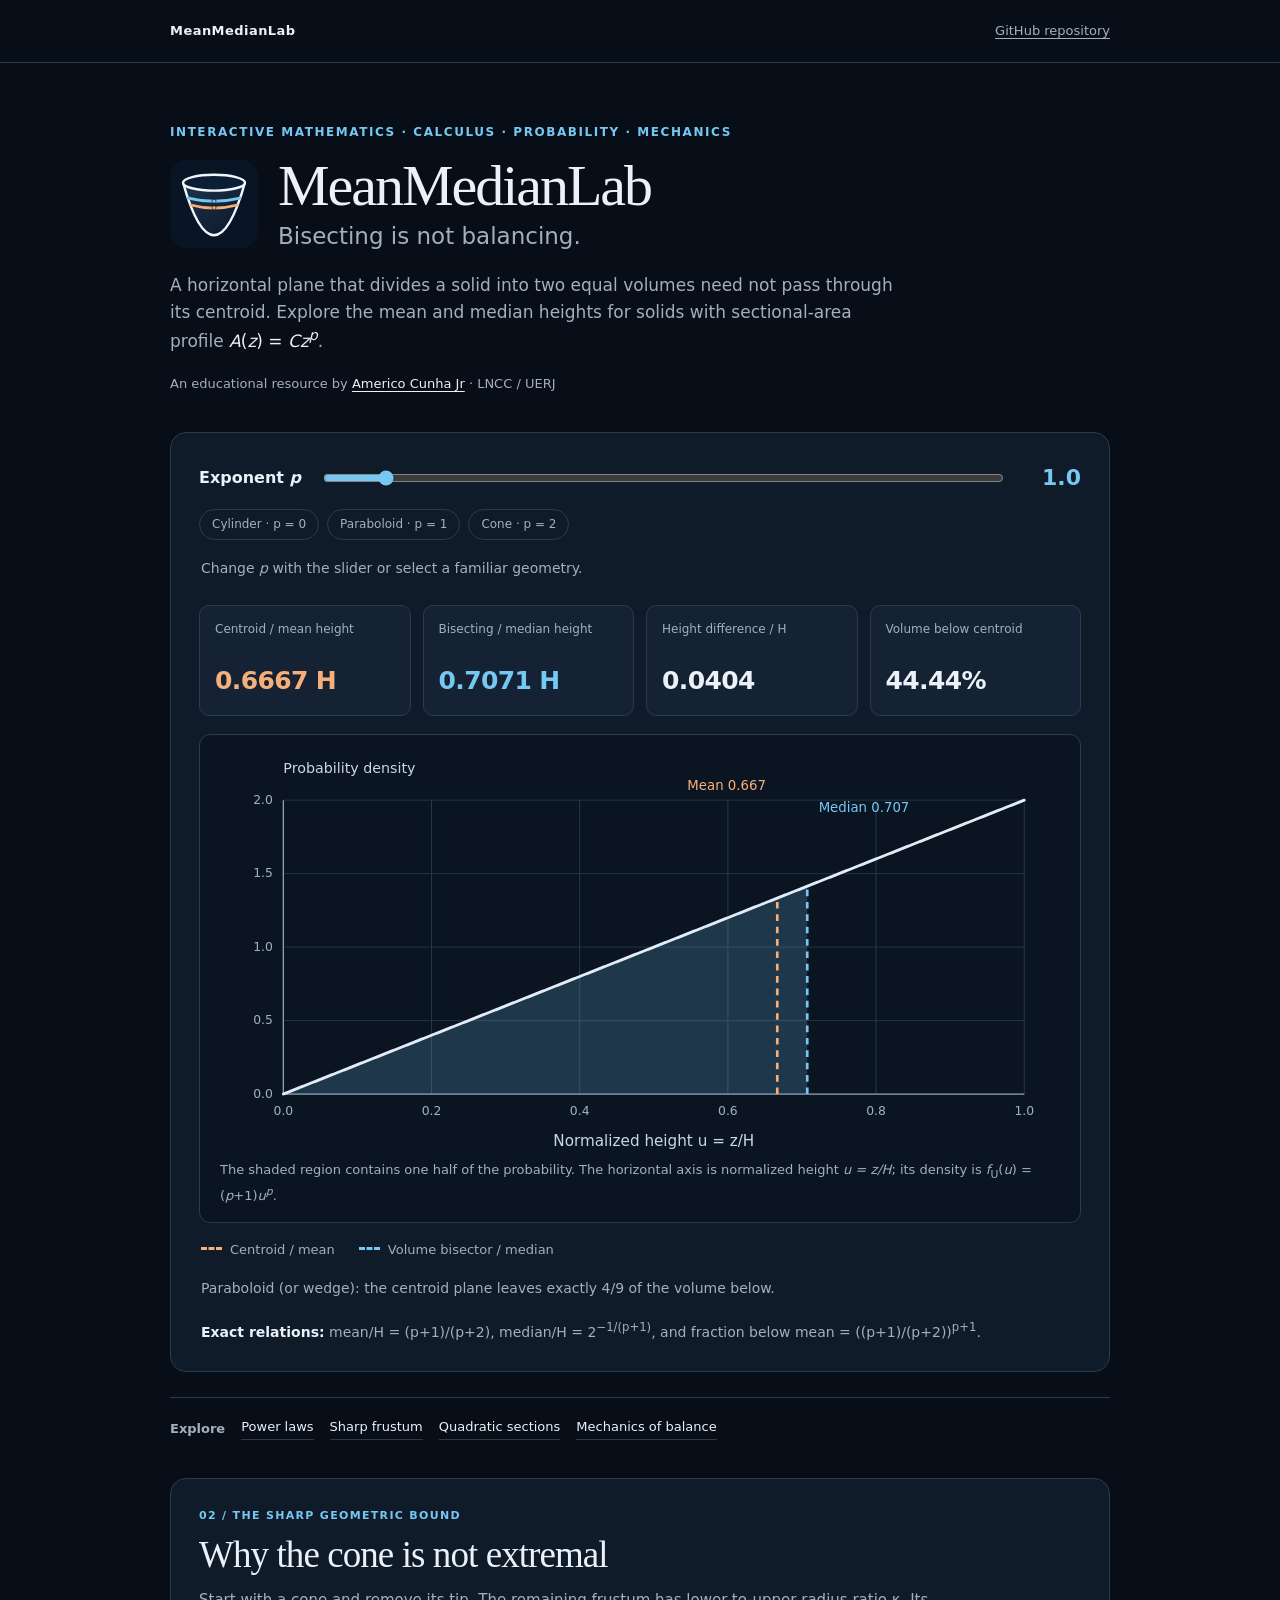
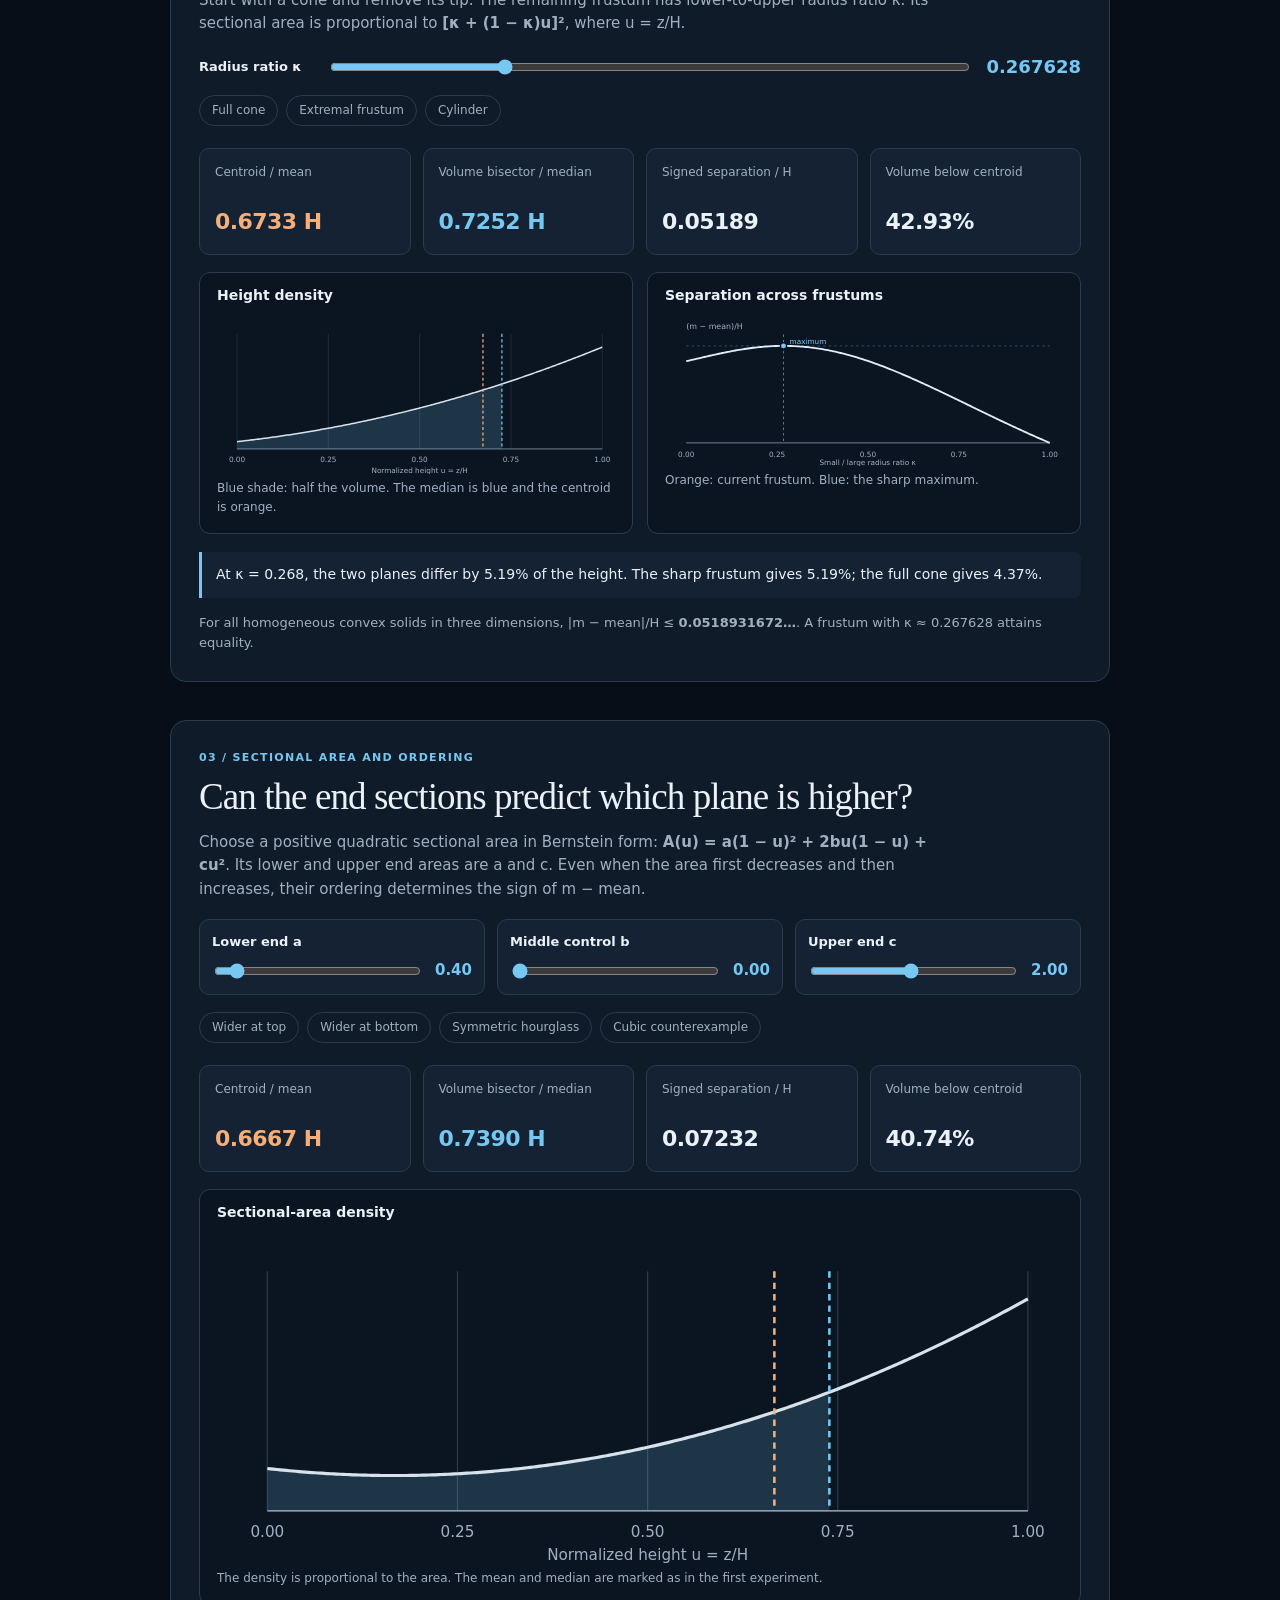
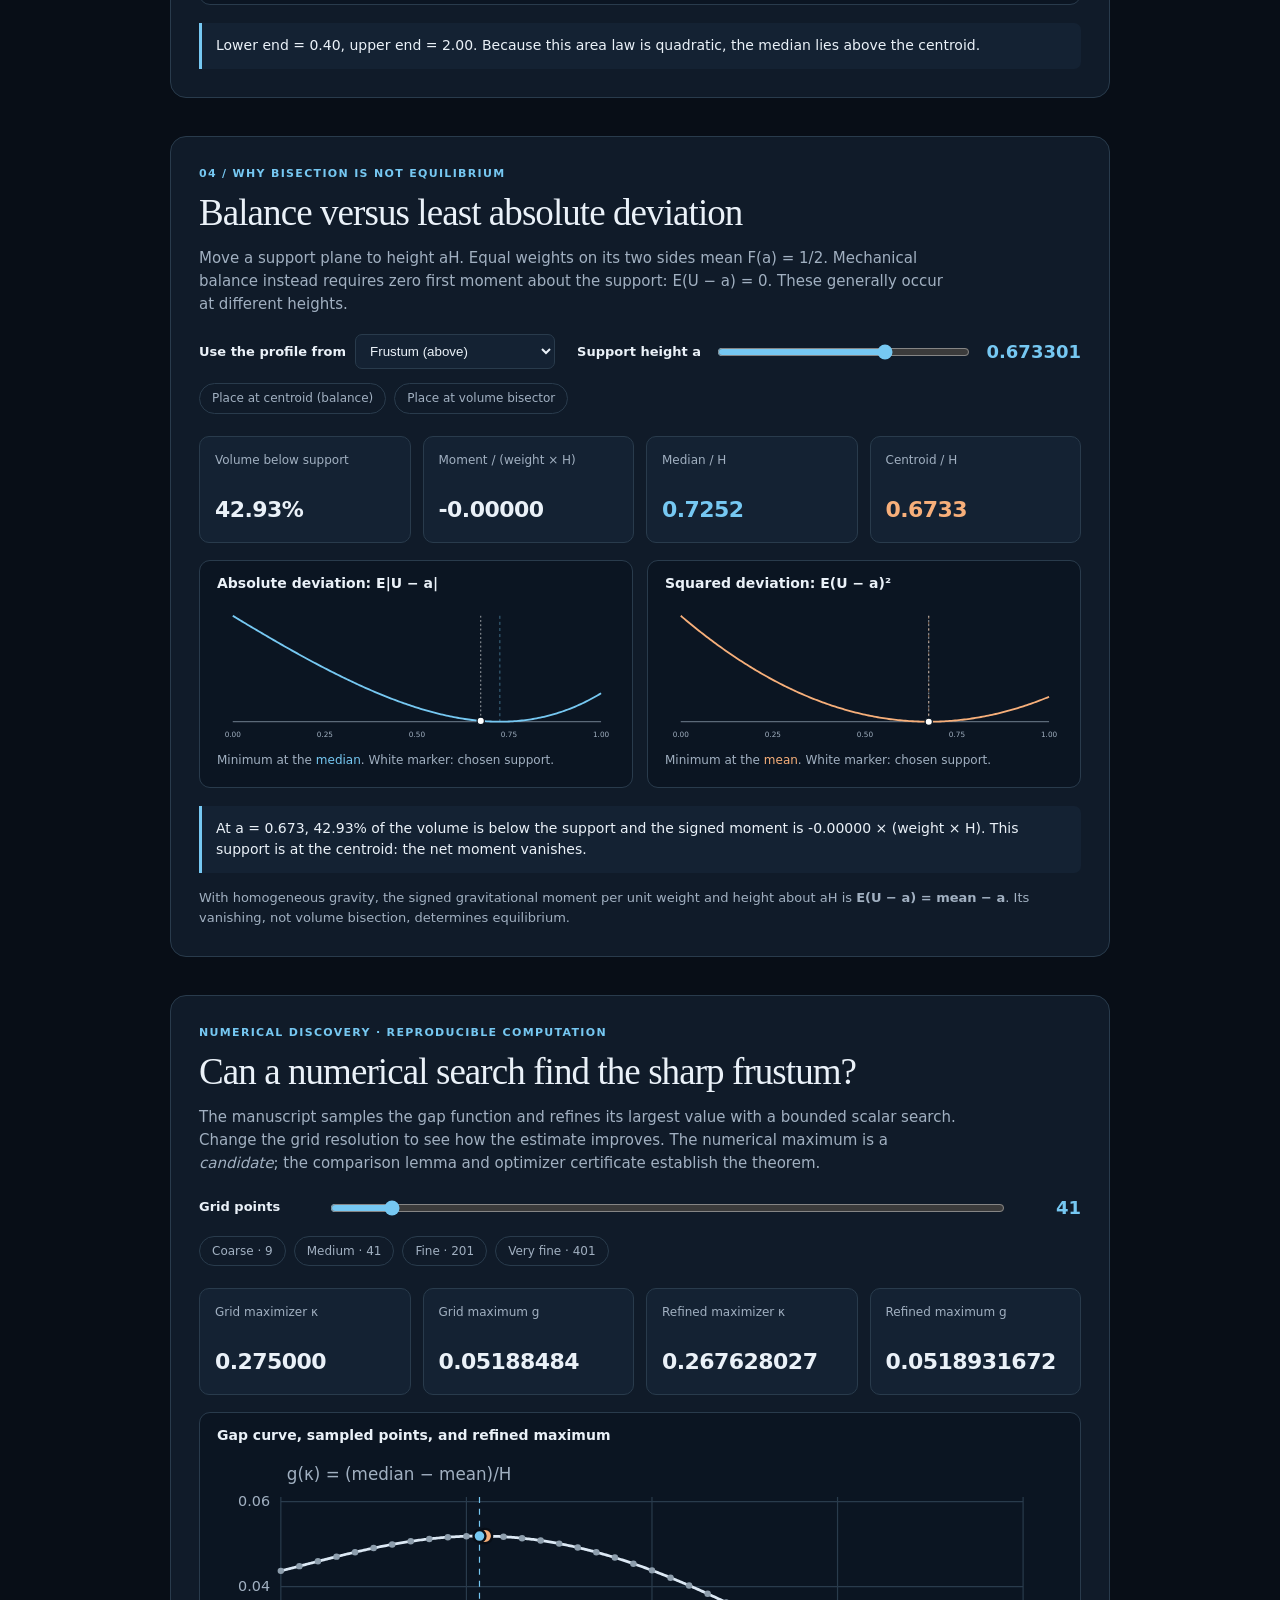
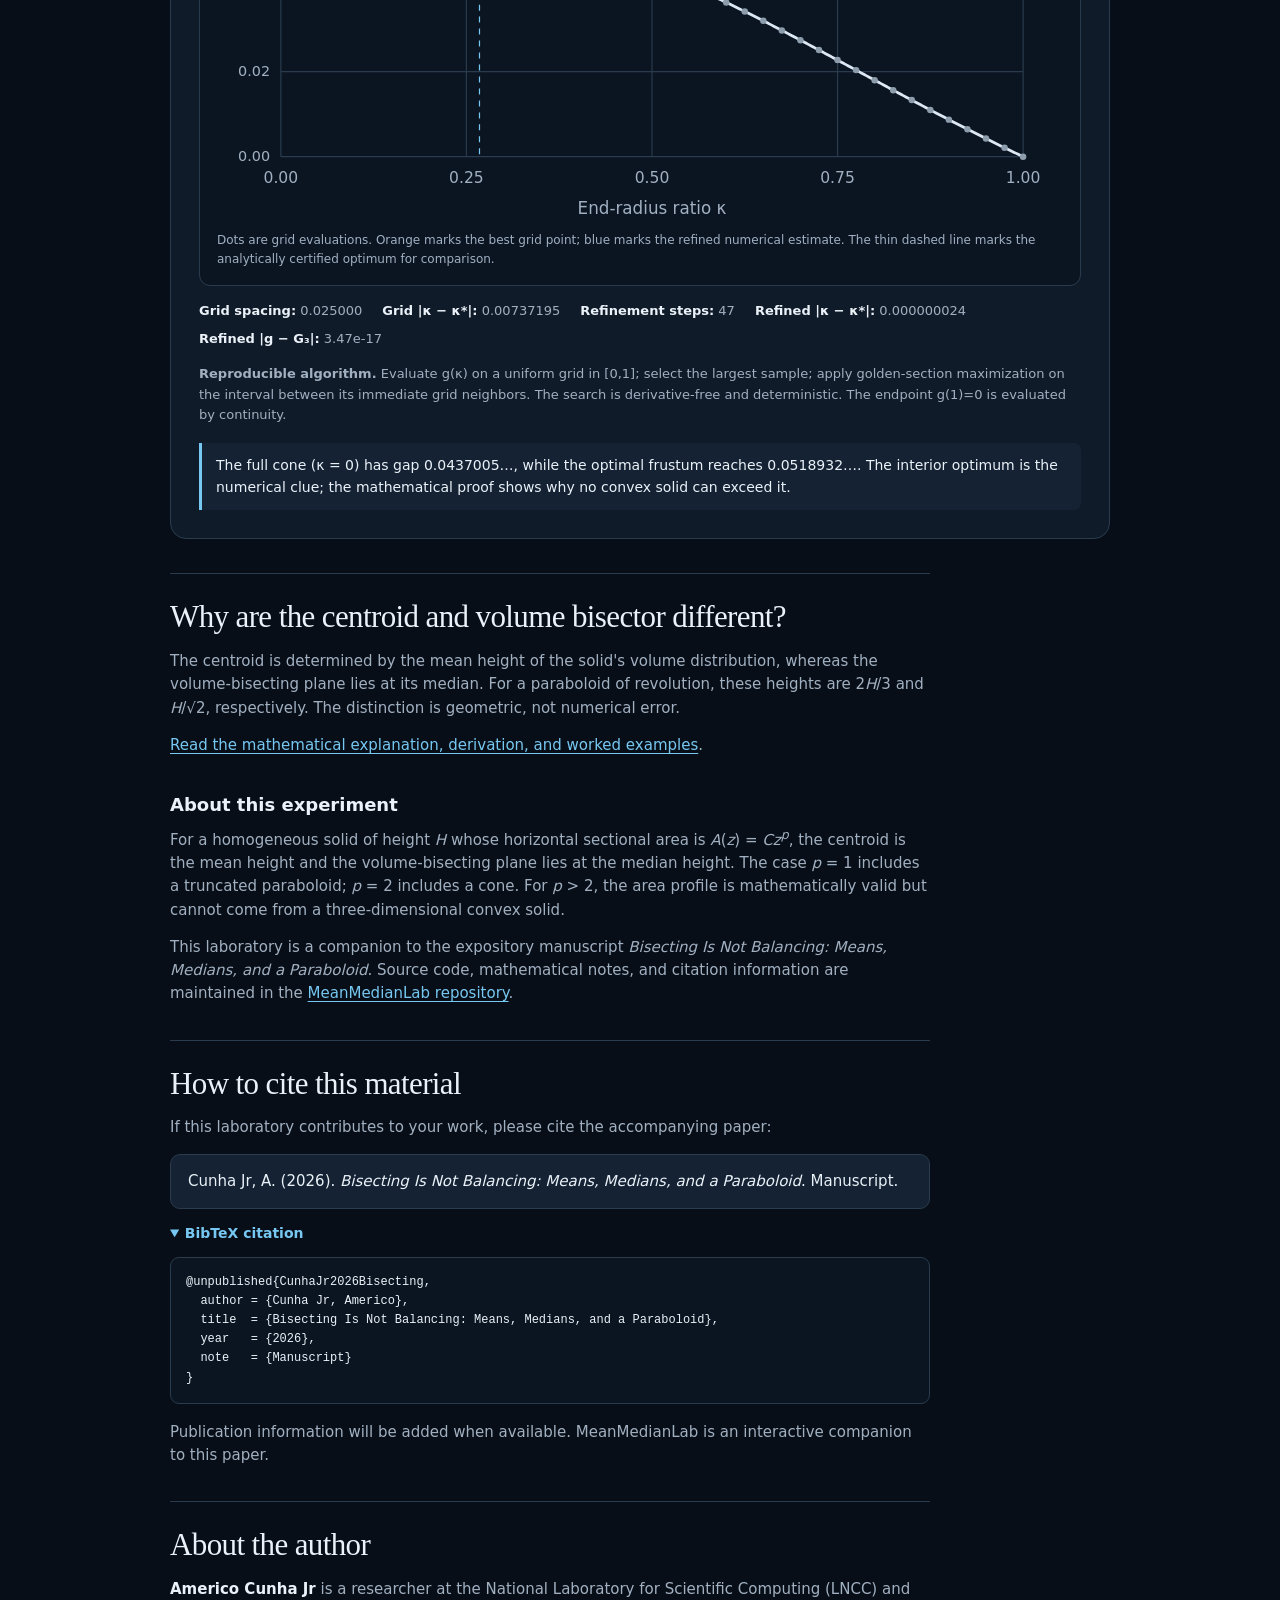
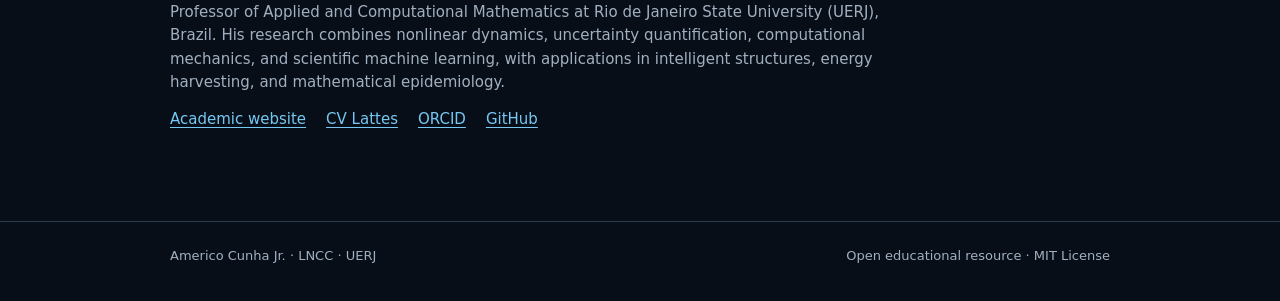
<file: index.html>
<!doctype html>
<html lang="en">
<head>
  <meta charset="utf-8">
  <meta name="viewport" content="width=device-width, initial-scale=1">
  <meta name="theme-color" content="#080e17">
  <meta name="description" content="Explore why the centroid and volume-bisecting plane differ, with interactive mathematical experiments on paraboloids, cones, frustums and sectional areas.">
  <meta name="robots" content="index, follow">
  <link rel="canonical" href="https://americocunha.org/MeanMedianLab/">
  <meta property="og:type" content="website">
  <meta property="og:site_name" content="MeanMedianLab">
  <meta property="og:title" content="MeanMedianLab — Mean, Median and Centroid of Solids">
  <meta property="og:description" content="Explore why the centroid and volume-bisecting plane differ, with interactive mathematical experiments on paraboloids, cones, frustums and sectional areas.">
  <meta property="og:url" content="https://americocunha.org/MeanMedianLab/">
  <meta property="og:image" content="https://americocunha.org/MeanMedianLab/docs/assets/img/MeanMedianLab-Cover.svg">
  <meta name="twitter:card" content="summary_large_image">
  <title>MeanMedianLab — Mean, Median and Centroid of Solids</title>
  <script type="application/ld+json">
{
  "@context": "https://schema.org",
  "@graph": [
    {
      "@type": "SoftwareApplication",
      "@id": "https://americocunha.org/MeanMedianLab/#application",
      "name": "MeanMedianLab",
      "url": "https://americocunha.org/MeanMedianLab/",
      "applicationCategory": "EducationalApplication",
      "operatingSystem": "Web",
      "isAccessibleForFree": true,
      "description": "Interactive mathematical laboratory exploring the distinction between centroid (mean) height and volume-bisecting (median) height of solids.",
      "author": {
        "@type": "Person",
        "name": "Americo Cunha Jr",
        "url": "https://americocunha.org/"
      },
      "codeRepository": "https://github.com/americocunhajr/MeanMedianLab",
      "license": "https://github.com/americocunhajr/MeanMedianLab/blob/main/LICENSE",
      "inLanguage": "en"
    },
    {
      "@type": "LearningResource",
      "@id": "https://americocunha.org/MeanMedianLab/#learning-resource",
      "name": "MeanMedianLab — Mean, Median and Centroid of Solids",
      "url": "https://americocunha.org/MeanMedianLab/",
      "learningResourceType": "Interactive mathematical demonstration",
      "educationalUse": "Teaching and self-study",
      "about": [
        {
          "@type": "Thing",
          "name": "Mean and median"
        },
        {
          "@type": "Thing",
          "name": "Centroid of a solid"
        },
        {
          "@type": "Thing",
          "name": "Volume-bisecting plane"
        },
        {
          "@type": "Thing",
          "name": "Paraboloid"
        }
      ],
      "author": {
        "@type": "Person",
        "name": "Americo Cunha Jr",
        "url": "https://americocunha.org/"
      },
      "inLanguage": "en",
      "isAccessibleForFree": true
    }
  ]
}
  </script>
  <link rel="icon" type="image/svg+xml" href="docs/assets/img/favicon-paraboloid.svg?v=2">
  <link rel="icon" type="image/png" sizes="32x32" href="docs/assets/img/favicon-paraboloid-32.png?v=2">
    <link rel="stylesheet" href="docs/assets/css/style.css?v=20261121-grid">
  <link rel="stylesheet" href="docs/assets/css/extended-labs.css">
  <link rel="stylesheet" href="docs/assets/css/numerical-experiment.css">
</head>
<body>
  <header>
    <div class="wrap topline">
      <a class="brand" href="./">MeanMedianLab</a>
      <a class="toplink" href="https://github.com/americocunhajr/MeanMedianLab" rel="noopener noreferrer">GitHub repository</a>
    </div>
  </header>
  <main class="wrap">
    <p class="eyebrow">Interactive mathematics · Calculus · Probability · Mechanics</p>
    <div class="hero-identity" style="display:grid;grid-template-columns:clamp(56px,9vw,88px) minmax(0,1fr);align-items:center;column-gap:clamp(12px,2vw,20px)">
      <img class="hero-identity__icon" src="docs/assets/img/favicon-paraboloid.svg" alt="" aria-hidden="true" width="88" height="88">
      <div class="hero-identity__text">
        <h1>MeanMedianLab</h1>
        <p class="subtitle">Bisecting is not balancing.</p>
      </div>
    </div>
    <p class="intro">A horizontal plane that divides a solid into two equal volumes need not pass through its centroid. Explore the mean and median heights for solids with sectional-area profile <span class="formula"><i>A</i>(<i>z</i>) = <i>Cz</i><sup><i>p</i></sup></span>.</p>
    <p class="byline">An educational resource by <a href="https://americocunha.org">Americo Cunha Jr</a> · LNCC / UERJ</p>
    <section class="panel" id="power-law-lab" aria-label="Interactive mathematical model">
      <div class="controls">
        <label for="pexp">Exponent <i>p</i></label>
        <input id="pexp" type="range" min="0" max="12" step="0.1" value="1" aria-describedby="phelp">
        <output id="pout" for="pexp">1.0</output>
      </div>
      <div class="presets" aria-label="Geometry examples">
        <button type="button" data-preset="0">Cylinder · p = 0</button>
        <button type="button" data-preset="1">Paraboloid · p = 1</button>
        <button type="button" data-preset="2">Cone · p = 2</button>
      </div>
      <p id="phelp" class="note">Change <i>p</i> with the slider or select a familiar geometry.</p>
      <div class="stats" aria-live="polite">
        <div class="stat mean"><span class="stat-label">Centroid / mean height</span><span id="meanv" class="stat-value">0.6667 H</span></div>
        <div class="stat median"><span class="stat-label">Bisecting / median height</span><span id="medv" class="stat-value">0.7071 H</span></div>
        <div class="stat"><span class="stat-label">Height difference / H</span><span id="gapv" class="stat-value">0.0404</span></div>
        <div class="stat"><span class="stat-label">Volume below centroid</span><span id="fracv" class="stat-value">44.44%</span></div>
      </div>
      <figure class="chart">
        <svg viewBox="0 0 900 435" role="img" aria-labelledby="chartTitle chartDesc">
          <title id="chartTitle">Normalized height distribution</title>
          <desc id="chartDesc">Probability density for height u=z/H. A blue dashed line marks the median and an orange dashed line marks the mean; the shaded area to the left of the median is one half.</desc>
          <g id="axes"></g>
          <path id="shade" fill="rgba(118,200,242,.19)" stroke="none"></path>
          <path id="curve" fill="none" stroke="#e2ecf6" stroke-width="3" stroke-linecap="round"></path>
          <line id="ml" stroke="#f7af7a" stroke-width="2.8" stroke-dasharray="7 6"></line>
          <line id="ql" stroke="#76c8f2" stroke-width="2.8" stroke-dasharray="7 6"></line>
          <g id="labels"></g>
        </svg>
        <figcaption>The shaded region contains one half of the probability. The horizontal axis is normalized height <i>u = z/H</i>; its density is <i>f</i><sub>U</sub>(<i>u</i>) = (<i>p</i>+1)<i>u</i><sup><i>p</i></sup>.</figcaption>
      </figure>
      <div class="legend">
        <span><span class="line orange"></span>Centroid / mean</span>
        <span><span class="line blue"></span>Volume bisector / median</span>
      </div>
      <p class="note" id="geometryNote"></p>
      <p class="note"><strong>Exact relations:</strong> mean/H = (p+1)/(p+2), median/H = 2<sup>−1/(p+1)</sup>, and fraction below mean = ((p+1)/(p+2))<sup>p+1</sup>.</p>
    </section>
    <div id="extended-labs"></div>
    <section class="panel lab-section" id="numerical-experiment" aria-labelledby="numerical-heading"></section>
    <section class="info-section" id="mathematical-guide" aria-labelledby="guide-title">
      <h2 id="guide-title">Why are the centroid and volume bisector different?</h2>
      <p>The centroid is determined by the mean height of the solid's volume distribution, whereas the volume-bisecting plane lies at its median. For a paraboloid of revolution, these heights are 2<i>H</i>/3 and <i>H</i>/√2, respectively. The distinction is geometric, not numerical error.</p>
      <p><a href="mean-median-paraboloid.html">Read the mathematical explanation, derivation, and worked examples</a>.</p>
    </section>
    <section class="further-reading" aria-labelledby="about-title">
      <h2 id="about-title">About this experiment</h2>
      <p>For a homogeneous solid of height <i>H</i> whose horizontal sectional area is <i>A</i>(<i>z</i>) = <i>Cz</i><sup><i>p</i></sup>, the centroid is the mean height and the volume-bisecting plane lies at the median height. The case <i>p</i> = 1 includes a truncated paraboloid; <i>p</i> = 2 includes a cone. For <i>p</i> &gt; 2, the area profile is mathematically valid but cannot come from a three-dimensional convex solid.</p>
      <p>This laboratory is a companion to the expository manuscript <cite>Bisecting Is Not Balancing: Means, Medians, and a Paraboloid</cite>. Source code, mathematical notes, and citation information are maintained in the <a href="https://github.com/americocunhajr/MeanMedianLab">MeanMedianLab repository</a>.</p>
    </section>
    <section class="info-section" id="citation" aria-labelledby="citation-title">
      <h2 id="citation-title">How to cite this material</h2>
      <p>If this laboratory contributes to your work, please cite the accompanying paper:</p>
      <p class="citation-example">Cunha Jr, A. (2026). <cite>Bisecting Is Not Balancing: Means, Medians, and a Paraboloid</cite>. Manuscript.</p>
      <details class="citation-details" open>
        <summary>BibTeX citation</summary>
        <pre class="citation-bibtex"><code>@unpublished{CunhaJr2026Bisecting,
  author = {Cunha Jr, Americo},
  title  = {Bisecting Is Not Balancing: Means, Medians, and a Paraboloid},
  year   = {2026},
  note   = {Manuscript}
}</code></pre>
      </details>
      <p class="citation-note">Publication information will be added when available. MeanMedianLab is an interactive companion to this paper.</p>
    </section>
    <section class="info-section" id="author" aria-labelledby="author-title">
      <h2 id="author-title">About the author</h2>
      <p><strong>Americo Cunha Jr</strong> is a researcher at the National Laboratory for Scientific Computing (LNCC) and Professor of Applied and Computational Mathematics at Rio de Janeiro State University (UERJ), Brazil. His research combines nonlinear dynamics, uncertainty quantification, computational mechanics, and scientific machine learning, with applications in intelligent structures, energy harvesting, and mathematical epidemiology.</p>
      <p class="author-links"><a href="https://americocunha.org/">Academic website</a><a href="http://lattes.cnpq.br/5659403706694491">CV Lattes</a><a href="https://orcid.org/0000-0002-8342-0363">ORCID</a><a href="https://github.com/americocunhajr">GitHub</a></p>
    </section>
  </main>
  <footer>
    <div class="wrap">
      <span>Americo Cunha Jr. · LNCC · UERJ</span>
      <span>Open educational resource · MIT License</span>
    </div>
  </footer>
    <script src="docs/assets/js/model.js" defer></script>
  <script src="docs/assets/js/app.js" defer></script>
  <script src="docs/assets/js/extended-labs.js" defer></script>
  <script src="docs/assets/js/numerical-experiment.js" defer></script>
</body>
</html>
</file>
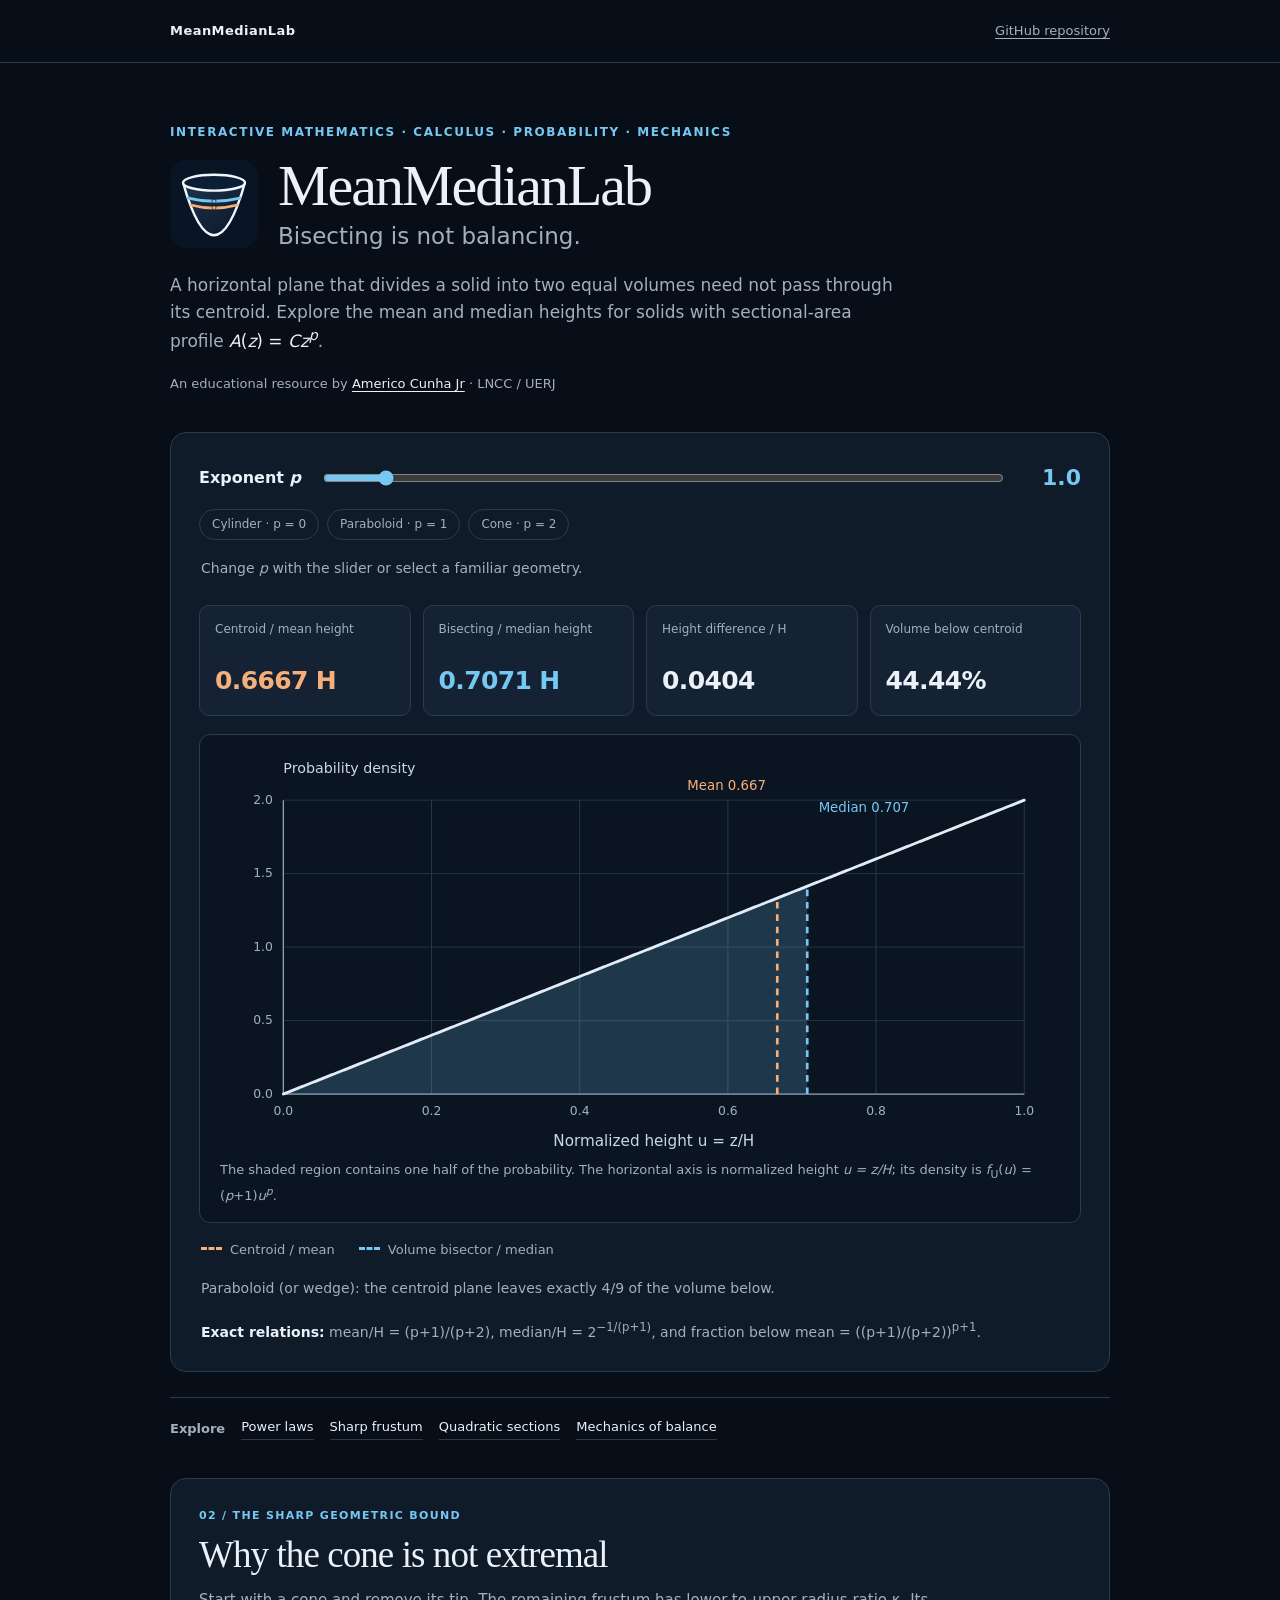
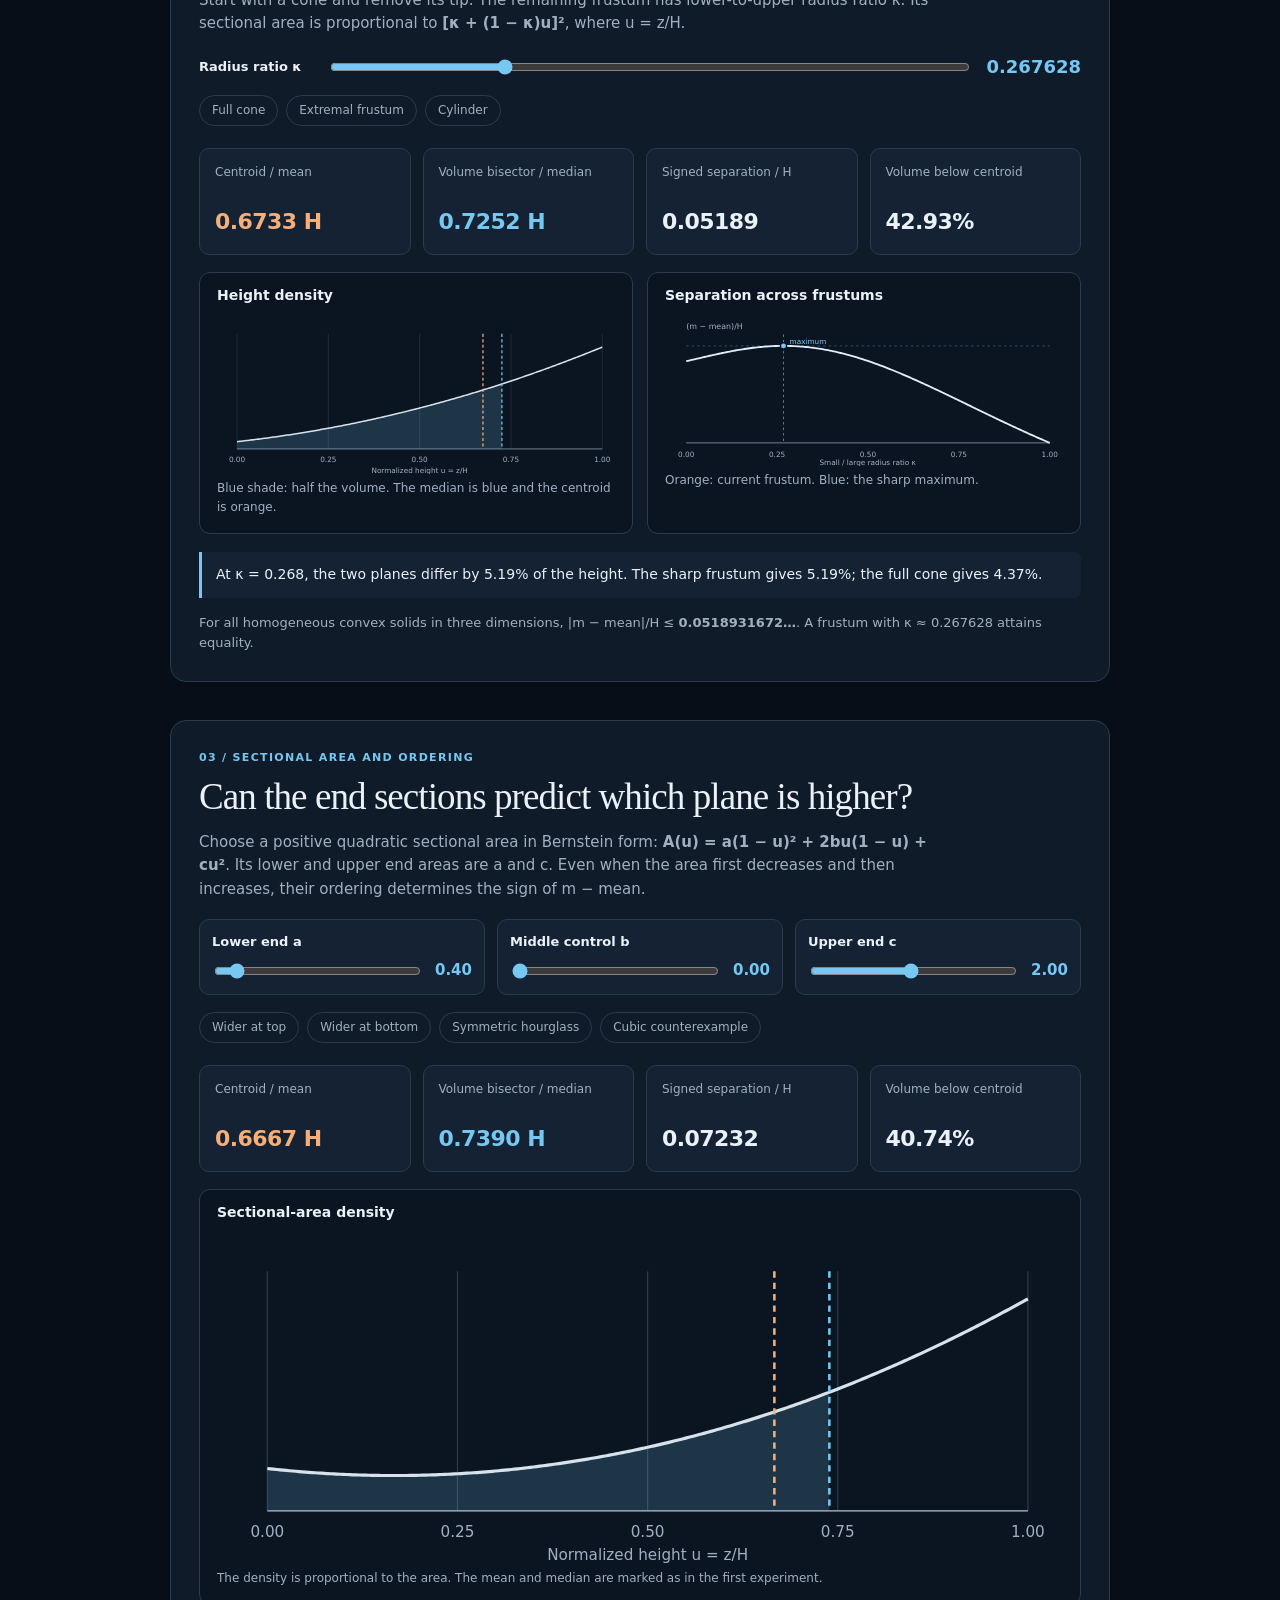
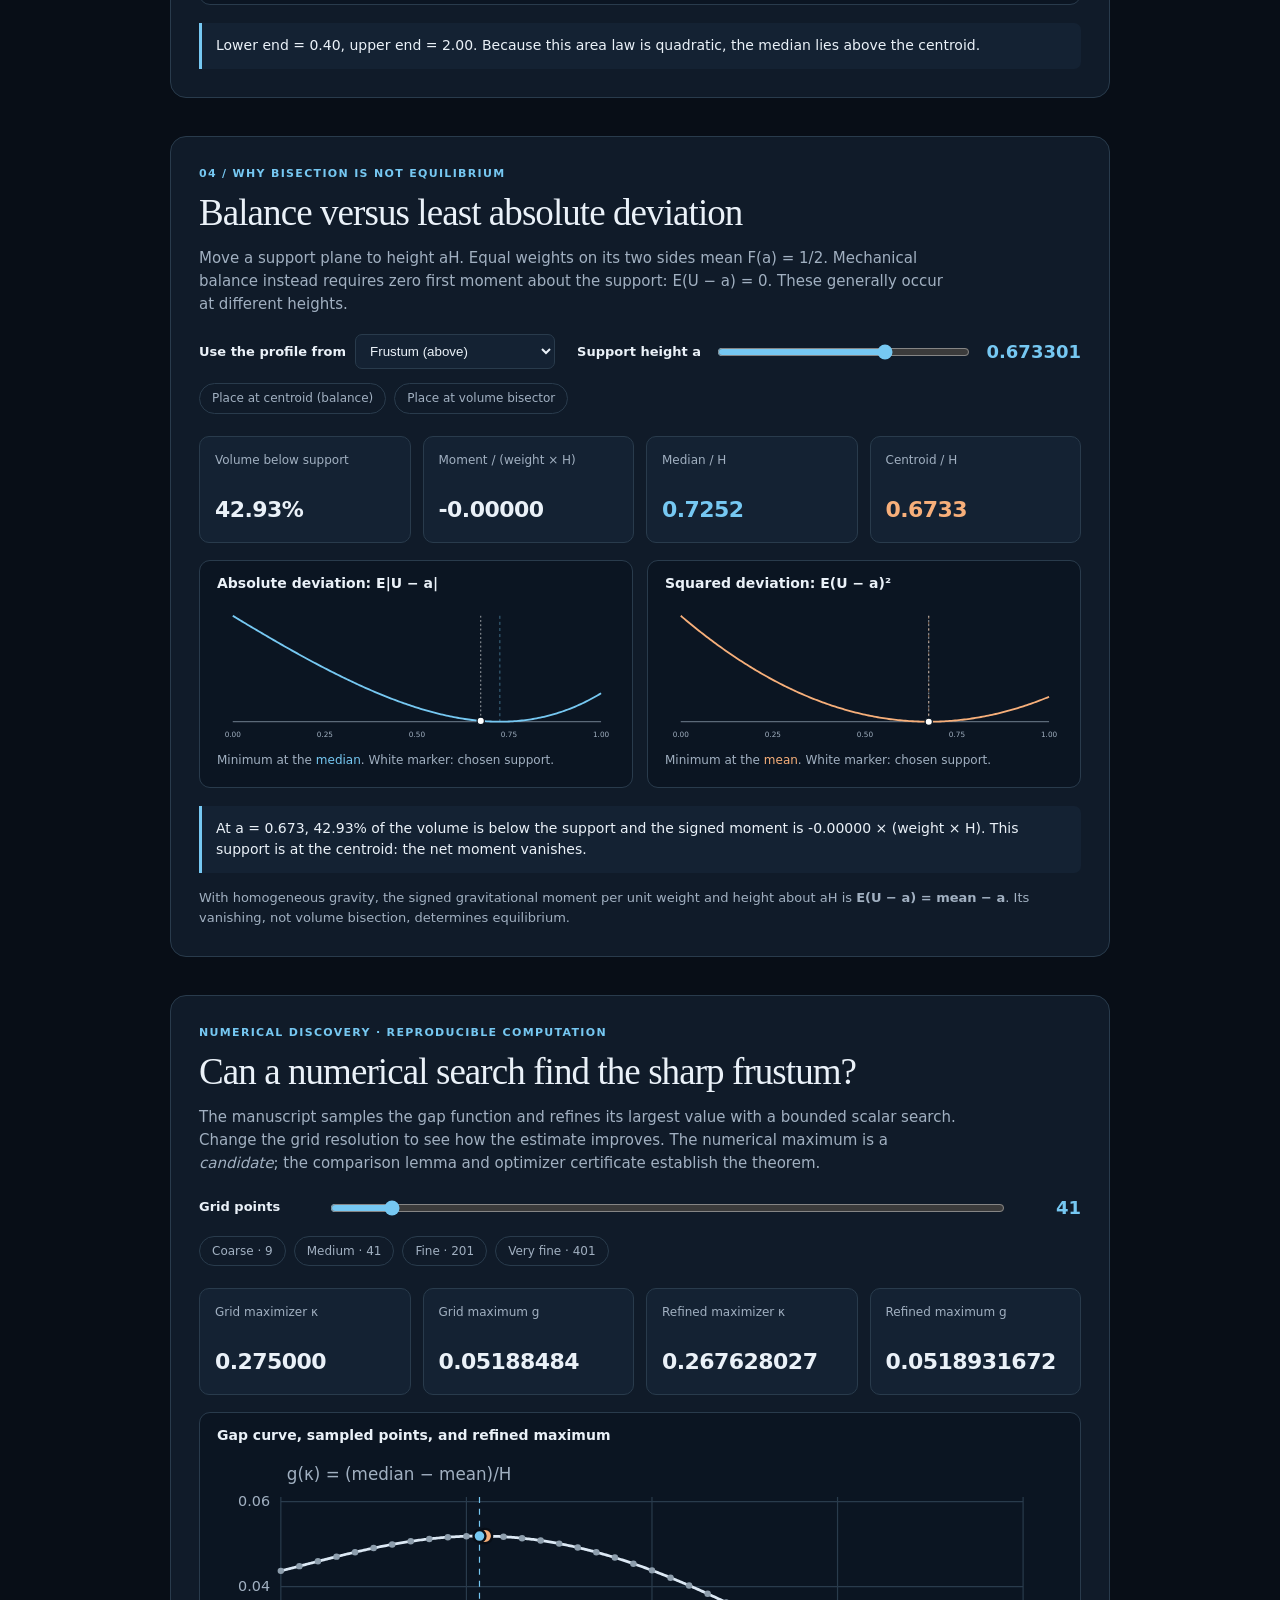
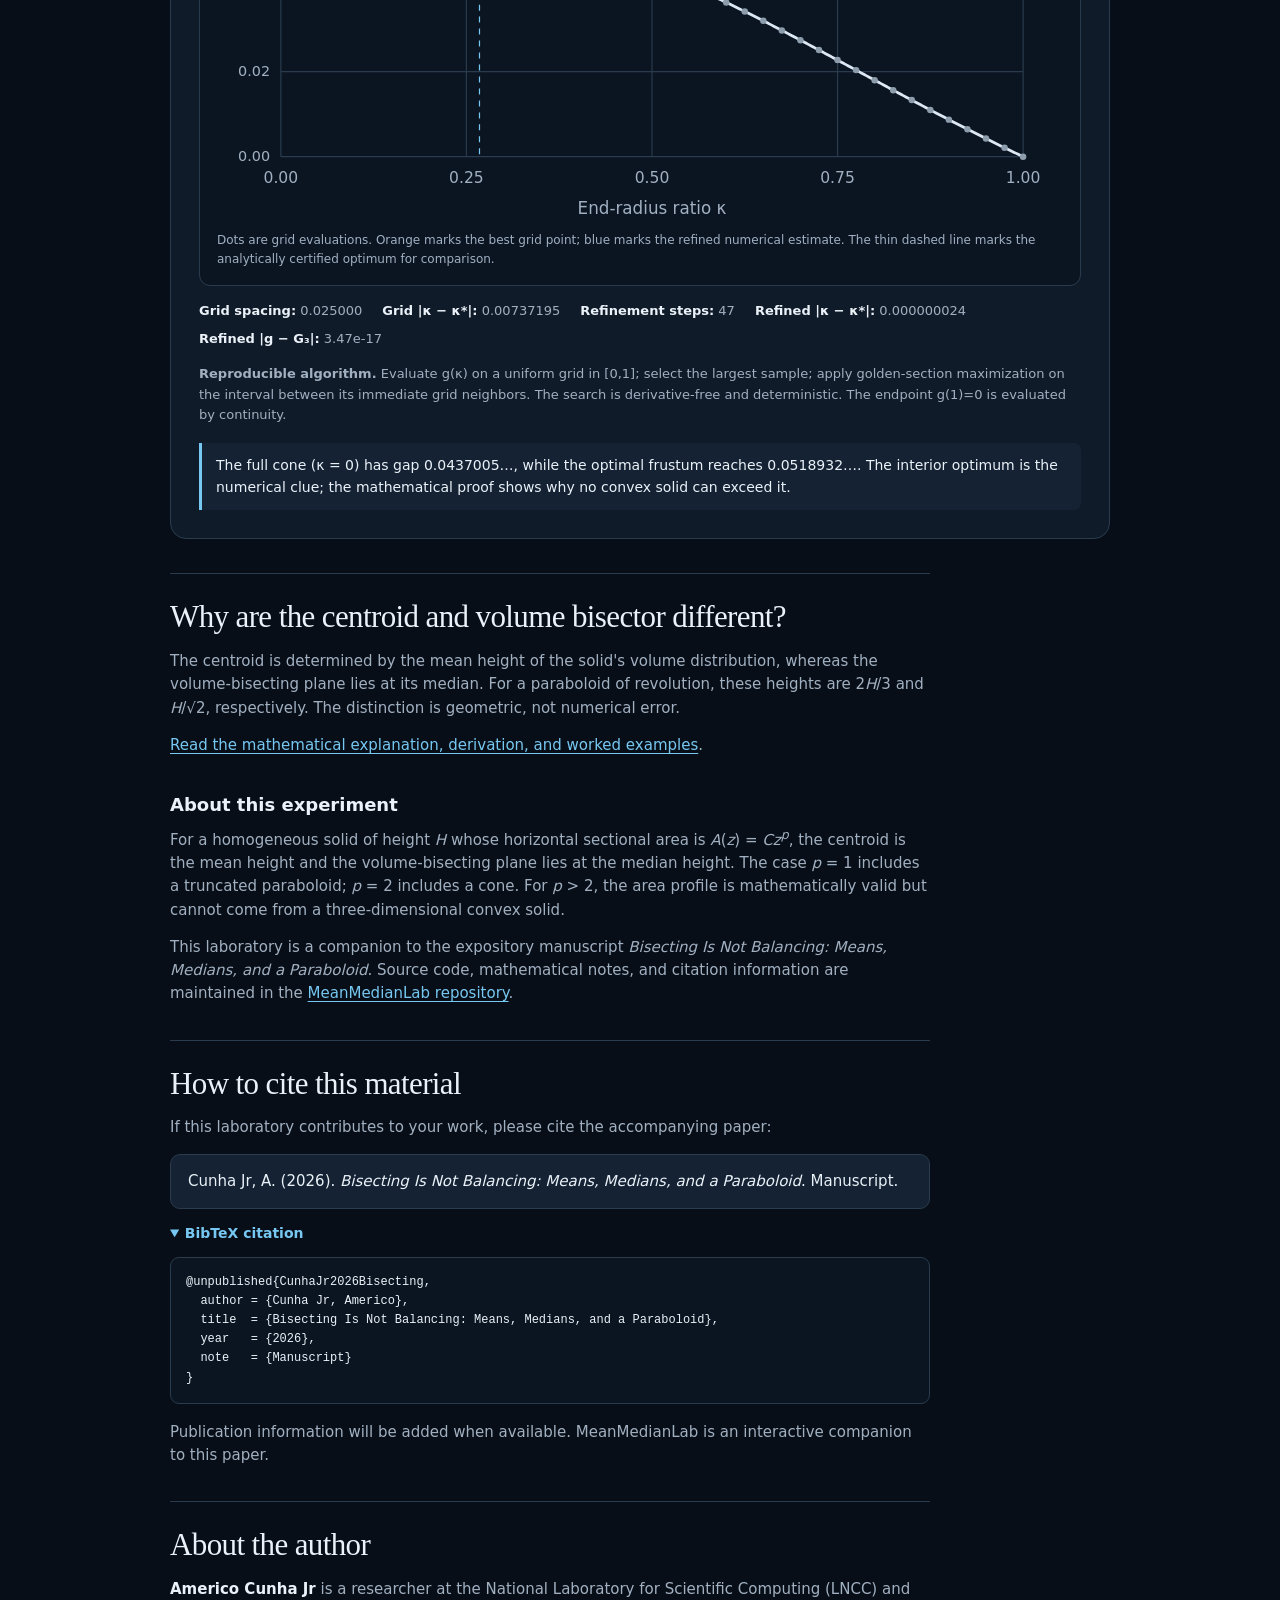
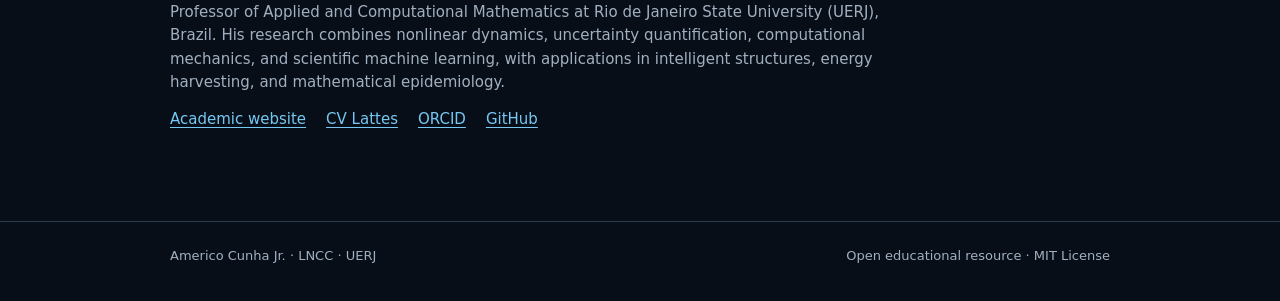
<file: docs/index.html>
<!doctype html>
<html lang="en">
<head>
  <meta charset="utf-8">
  <meta name="viewport" content="width=device-width, initial-scale=1">
  <meta name="theme-color" content="#080e17">
  <meta name="description" content="Explore why the centroid and volume-bisecting plane differ, with interactive mathematical experiments on paraboloids, cones, frustums and sectional areas.">
  <meta name="robots" content="index, follow">
  <link rel="canonical" href="https://americocunha.org/MeanMedianLab/">
  <meta property="og:type" content="website">
  <meta property="og:site_name" content="MeanMedianLab">
  <meta property="og:title" content="MeanMedianLab — Mean, Median and Centroid of Solids">
  <meta property="og:description" content="Explore why the centroid and volume-bisecting plane differ, with interactive mathematical experiments on paraboloids, cones, frustums and sectional areas.">
  <meta property="og:url" content="https://americocunha.org/MeanMedianLab/">
  <meta property="og:image" content="https://americocunha.org/MeanMedianLab/docs/assets/img/MeanMedianLab-Cover.svg">
  <meta name="twitter:card" content="summary_large_image">
  <title>MeanMedianLab — Mean, Median and Centroid of Solids</title>
  <script type="application/ld+json">
{
  "@context": "https://schema.org",
  "@graph": [
    {
      "@type": "SoftwareApplication",
      "@id": "https://americocunha.org/MeanMedianLab/#application",
      "name": "MeanMedianLab",
      "url": "https://americocunha.org/MeanMedianLab/",
      "applicationCategory": "EducationalApplication",
      "operatingSystem": "Web",
      "isAccessibleForFree": true,
      "description": "Interactive mathematical laboratory exploring the distinction between centroid (mean) height and volume-bisecting (median) height of solids.",
      "author": {
        "@type": "Person",
        "name": "Americo Cunha Jr",
        "url": "https://americocunha.org/"
      },
      "codeRepository": "https://github.com/americocunhajr/MeanMedianLab",
      "license": "https://github.com/americocunhajr/MeanMedianLab/blob/main/LICENSE",
      "inLanguage": "en"
    },
    {
      "@type": "LearningResource",
      "@id": "https://americocunha.org/MeanMedianLab/#learning-resource",
      "name": "MeanMedianLab — Mean, Median and Centroid of Solids",
      "url": "https://americocunha.org/MeanMedianLab/",
      "learningResourceType": "Interactive mathematical demonstration",
      "educationalUse": "Teaching and self-study",
      "about": [
        {
          "@type": "Thing",
          "name": "Mean and median"
        },
        {
          "@type": "Thing",
          "name": "Centroid of a solid"
        },
        {
          "@type": "Thing",
          "name": "Volume-bisecting plane"
        },
        {
          "@type": "Thing",
          "name": "Paraboloid"
        }
      ],
      "author": {
        "@type": "Person",
        "name": "Americo Cunha Jr",
        "url": "https://americocunha.org/"
      },
      "inLanguage": "en",
      "isAccessibleForFree": true
    }
  ]
}
  </script>
  <link rel="icon" type="image/svg+xml" href="assets/img/favicon-paraboloid.svg?v=2">
  <link rel="icon" type="image/png" sizes="32x32" href="assets/img/favicon-paraboloid-32.png?v=2">
    <link rel="stylesheet" href="assets/css/style.css?v=20261121-grid">
  <link rel="stylesheet" href="assets/css/extended-labs.css">
  <link rel="stylesheet" href="assets/css/numerical-experiment.css">
</head>
<body>
  <header>
    <div class="wrap topline">
      <a class="brand" href="./">MeanMedianLab</a>
      <a class="toplink" href="https://github.com/americocunhajr/MeanMedianLab" rel="noopener noreferrer">GitHub repository</a>
    </div>
  </header>
  <main class="wrap">
    <p class="eyebrow">Interactive mathematics · Calculus · Probability · Mechanics</p>
    <div class="hero-identity" style="display:grid;grid-template-columns:clamp(56px,9vw,88px) minmax(0,1fr);align-items:center;column-gap:clamp(12px,2vw,20px)">
      <img class="hero-identity__icon" src="assets/img/favicon-paraboloid.svg" alt="" aria-hidden="true" width="88" height="88">
      <div class="hero-identity__text">
        <h1>MeanMedianLab</h1>
        <p class="subtitle">Bisecting is not balancing.</p>
      </div>
    </div>
    <p class="intro">A horizontal plane that divides a solid into two equal volumes need not pass through its centroid. Explore the mean and median heights for solids with sectional-area profile <span class="formula"><i>A</i>(<i>z</i>) = <i>Cz</i><sup><i>p</i></sup></span>.</p>
    <p class="byline">An educational resource by <a href="https://americocunha.org">Americo Cunha Jr</a> · LNCC / UERJ</p>
    <section class="panel" id="power-law-lab" aria-label="Interactive mathematical model">
      <div class="controls">
        <label for="pexp">Exponent <i>p</i></label>
        <input id="pexp" type="range" min="0" max="12" step="0.1" value="1" aria-describedby="phelp">
        <output id="pout" for="pexp">1.0</output>
      </div>
      <div class="presets" aria-label="Geometry examples">
        <button type="button" data-preset="0">Cylinder · p = 0</button>
        <button type="button" data-preset="1">Paraboloid · p = 1</button>
        <button type="button" data-preset="2">Cone · p = 2</button>
      </div>
      <p id="phelp" class="note">Change <i>p</i> with the slider or select a familiar geometry.</p>
      <div class="stats" aria-live="polite">
        <div class="stat mean"><span class="stat-label">Centroid / mean height</span><span id="meanv" class="stat-value">0.6667 H</span></div>
        <div class="stat median"><span class="stat-label">Bisecting / median height</span><span id="medv" class="stat-value">0.7071 H</span></div>
        <div class="stat"><span class="stat-label">Height difference / H</span><span id="gapv" class="stat-value">0.0404</span></div>
        <div class="stat"><span class="stat-label">Volume below centroid</span><span id="fracv" class="stat-value">44.44%</span></div>
      </div>
      <figure class="chart">
        <svg viewBox="0 0 900 435" role="img" aria-labelledby="chartTitle chartDesc">
          <title id="chartTitle">Normalized height distribution</title>
          <desc id="chartDesc">Probability density for height u=z/H. A blue dashed line marks the median and an orange dashed line marks the mean; the shaded area to the left of the median is one half.</desc>
          <g id="axes"></g>
          <path id="shade" fill="rgba(118,200,242,.19)" stroke="none"></path>
          <path id="curve" fill="none" stroke="#e2ecf6" stroke-width="3" stroke-linecap="round"></path>
          <line id="ml" stroke="#f7af7a" stroke-width="2.8" stroke-dasharray="7 6"></line>
          <line id="ql" stroke="#76c8f2" stroke-width="2.8" stroke-dasharray="7 6"></line>
          <g id="labels"></g>
        </svg>
        <figcaption>The shaded region contains one half of the probability. The horizontal axis is normalized height <i>u = z/H</i>; its density is <i>f</i><sub>U</sub>(<i>u</i>) = (<i>p</i>+1)<i>u</i><sup><i>p</i></sup>.</figcaption>
      </figure>
      <div class="legend">
        <span><span class="line orange"></span>Centroid / mean</span>
        <span><span class="line blue"></span>Volume bisector / median</span>
      </div>
      <p class="note" id="geometryNote"></p>
      <p class="note"><strong>Exact relations:</strong> mean/H = (p+1)/(p+2), median/H = 2<sup>−1/(p+1)</sup>, and fraction below mean = ((p+1)/(p+2))<sup>p+1</sup>.</p>
    </section>
    <div id="extended-labs"></div>
    <section class="panel lab-section" id="numerical-experiment" aria-labelledby="numerical-heading"></section>
    <section class="info-section" id="mathematical-guide" aria-labelledby="guide-title">
      <h2 id="guide-title">Why are the centroid and volume bisector different?</h2>
      <p>The centroid is determined by the mean height of the solid's volume distribution, whereas the volume-bisecting plane lies at its median. For a paraboloid of revolution, these heights are 2<i>H</i>/3 and <i>H</i>/√2, respectively. The distinction is geometric, not numerical error.</p>
      <p><a href="mean-median-paraboloid.html">Read the mathematical explanation, derivation, and worked examples</a>.</p>
    </section>
    <section class="further-reading" aria-labelledby="about-title">
      <h2 id="about-title">About this experiment</h2>
      <p>For a homogeneous solid of height <i>H</i> whose horizontal sectional area is <i>A</i>(<i>z</i>) = <i>Cz</i><sup><i>p</i></sup>, the centroid is the mean height and the volume-bisecting plane lies at the median height. The case <i>p</i> = 1 includes a truncated paraboloid; <i>p</i> = 2 includes a cone. For <i>p</i> &gt; 2, the area profile is mathematically valid but cannot come from a three-dimensional convex solid.</p>
      <p>This laboratory is a companion to the expository manuscript <cite>Bisecting Is Not Balancing: Means, Medians, and a Paraboloid</cite>. Source code, mathematical notes, and citation information are maintained in the <a href="https://github.com/americocunhajr/MeanMedianLab">MeanMedianLab repository</a>.</p>
    </section>
    <section class="info-section" id="citation" aria-labelledby="citation-title">
      <h2 id="citation-title">How to cite this material</h2>
      <p>If this laboratory contributes to your work, please cite the accompanying paper:</p>
      <p class="citation-example">Cunha Jr, A. (2026). <cite>Bisecting Is Not Balancing: Means, Medians, and a Paraboloid</cite>. Manuscript.</p>
      <details class="citation-details" open>
        <summary>BibTeX citation</summary>
        <pre class="citation-bibtex"><code>@unpublished{CunhaJr2026Bisecting,
  author = {Cunha Jr, Americo},
  title  = {Bisecting Is Not Balancing: Means, Medians, and a Paraboloid},
  year   = {2026},
  note   = {Manuscript}
}</code></pre>
      </details>
      <p class="citation-note">Publication information will be added when available. MeanMedianLab is an interactive companion to this paper.</p>
    </section>
    <section class="info-section" id="author" aria-labelledby="author-title">
      <h2 id="author-title">About the author</h2>
      <p><strong>Americo Cunha Jr</strong> is a researcher at the National Laboratory for Scientific Computing (LNCC) and Professor of Applied and Computational Mathematics at Rio de Janeiro State University (UERJ), Brazil. His research combines nonlinear dynamics, uncertainty quantification, computational mechanics, and scientific machine learning, with applications in intelligent structures, energy harvesting, and mathematical epidemiology.</p>
      <p class="author-links"><a href="https://americocunha.org/">Academic website</a><a href="http://lattes.cnpq.br/5659403706694491">CV Lattes</a><a href="https://orcid.org/0000-0002-8342-0363">ORCID</a><a href="https://github.com/americocunhajr">GitHub</a></p>
    </section>
  </main>
  <footer>
    <div class="wrap">
      <span>Americo Cunha Jr. · LNCC · UERJ</span>
      <span>Open educational resource · MIT License</span>
    </div>
  </footer>
    <script src="assets/js/model.js" defer></script>
  <script src="assets/js/app.js" defer></script>
  <script src="assets/js/extended-labs.js" defer></script>
  <script src="assets/js/numerical-experiment.js" defer></script>
</body>
</html>
</file>
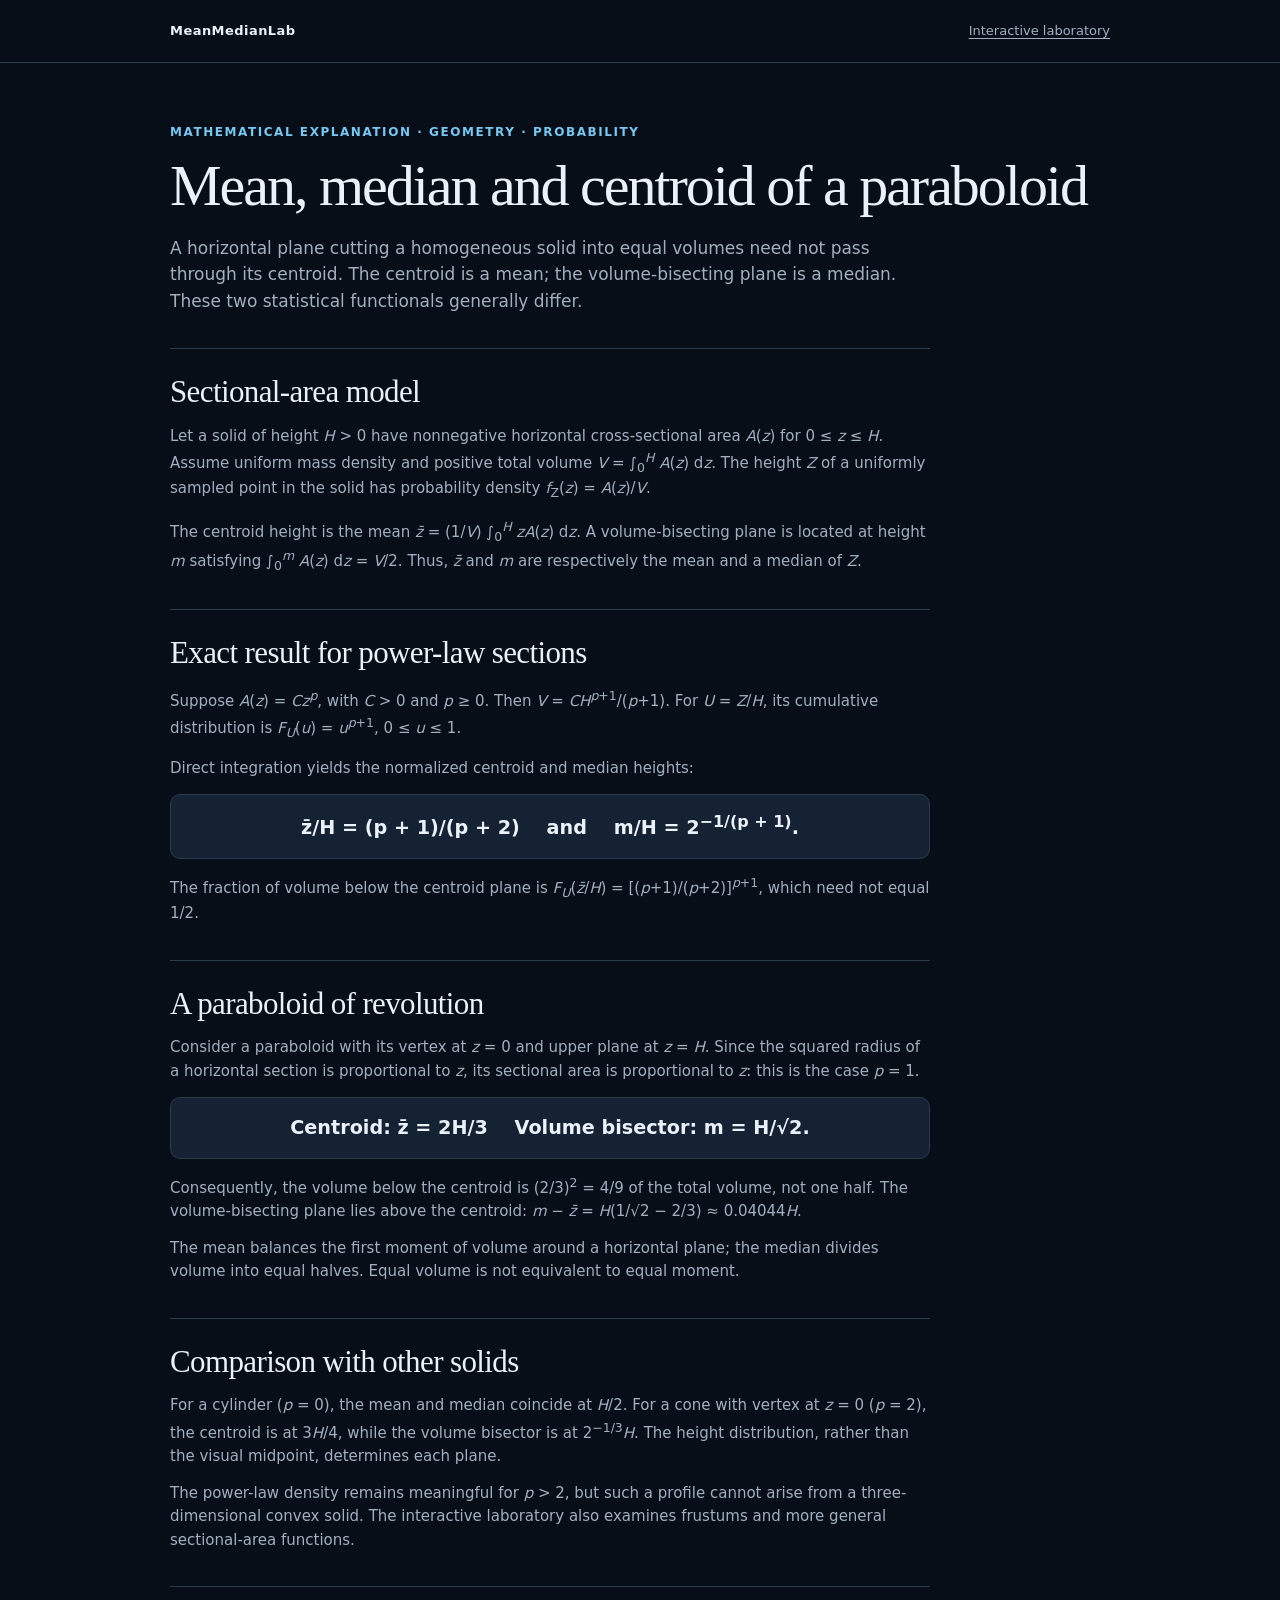
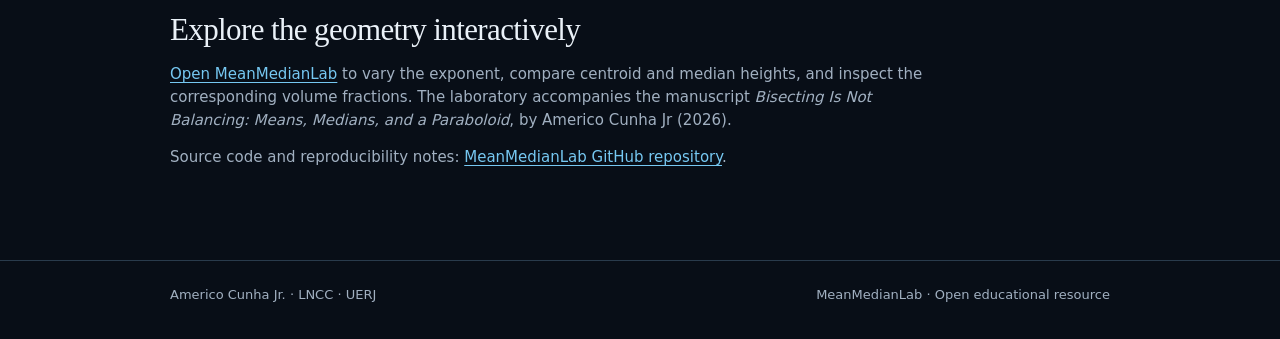
<file: mean-median-paraboloid.html>
<!doctype html>
<html lang="en">
<head>
  <meta charset="utf-8">
  <meta name="viewport" content="width=device-width, initial-scale=1">
  <meta name="theme-color" content="#080e17">
  <title>Centroid vs Volume Bisector of a Paraboloid | MeanMedianLab</title>
  <meta name="description" content="Derive the centroid height 2H/3 and median height H/sqrt(2) for a paraboloid. Understand why the plane bisecting volume differs from the center of mass.">
  <meta name="robots" content="index, follow">
  <link rel="canonical" href="https://americocunha.org/MeanMedianLab/mean-median-paraboloid.html">
  <link rel="stylesheet" href="docs/assets/css/style.css">
  <meta property="og:type" content="article">
  <meta property="og:title" content="Mean, Median and Centroid of a Paraboloid">
  <meta property="og:description" content="A mathematical explanation of why bisecting volume is not balancing mass.">
  <meta property="og:url" content="https://americocunha.org/MeanMedianLab/mean-median-paraboloid.html">
  <meta property="og:image" content="https://americocunha.org/MeanMedianLab/docs/assets/img/MeanMedianLab-Cover.svg">
  <script type="application/ld+json">
{
  "@context": "https://schema.org",
  "@type": "Article",
  "headline": "Mean, Median and Centroid of a Paraboloid: A Geometric Derivation",
  "description": "Derivation of centroid and volume-bisecting heights for a paraboloid and power-law sectional areas.",
  "author": {
    "@type": "Person",
    "name": "Americo Cunha Jr",
    "url": "https://americocunha.org/"
  },
  "mainEntityOfPage": "https://americocunha.org/MeanMedianLab/mean-median-paraboloid.html",
  "isPartOf": {
    "@type": "WebSite",
    "name": "MeanMedianLab",
    "url": "https://americocunha.org/MeanMedianLab/"
  },
  "inLanguage": "en"
}
  </script>
</head>
<body>
  <header><div class="wrap topline"><a class="brand" href="./">MeanMedianLab</a><a class="toplink" href="./">Interactive laboratory</a></div></header>
  <main class="wrap">
    <p class="eyebrow">Mathematical explanation · Geometry · Probability</p>
    <h1>Mean, median and centroid of a paraboloid</h1>
    <p class="intro">A horizontal plane cutting a homogeneous solid into equal volumes need not pass through its centroid. The centroid is a mean; the volume-bisecting plane is a median. These two statistical functionals generally differ.</p>
    <section class="info-section" aria-labelledby="model"><h2 id="model">Sectional-area model</h2>
      <p>Let a solid of height <i>H</i> &gt; 0 have nonnegative horizontal cross-sectional area <i>A</i>(<i>z</i>) for 0 ≤ <i>z</i> ≤ <i>H</i>. Assume uniform mass density and positive total volume <i>V</i> = ∫<sub>0</sub><sup><i>H</i></sup> <i>A</i>(<i>z</i>) d<i>z</i>. The height <i>Z</i> of a uniformly sampled point in the solid has probability density <i>f</i><sub>Z</sub>(<i>z</i>) = <i>A</i>(<i>z</i>)/<i>V</i>.</p>
      <p>The centroid height is the mean <i>z̄</i> = (1/<i>V</i>) ∫<sub>0</sub><sup><i>H</i></sup> <i>zA</i>(<i>z</i>) d<i>z</i>. A volume-bisecting plane is located at height <i>m</i> satisfying ∫<sub>0</sub><sup><i>m</i></sup> <i>A</i>(<i>z</i>) d<i>z</i> = <i>V</i>/2. Thus, <i>z̄</i> and <i>m</i> are respectively the mean and a median of <i>Z</i>.</p>
    </section>
    <section class="info-section" aria-labelledby="power-law"><h2 id="power-law">Exact result for power-law sections</h2>
      <p>Suppose <i>A</i>(<i>z</i>) = <i>Cz</i><sup><i>p</i></sup>, with <i>C</i> &gt; 0 and <i>p</i> ≥ 0. Then <i>V</i> = <i>CH</i><sup><i>p</i>+1</sup>/(<i>p</i>+1). For <i>U</i> = <i>Z</i>/<i>H</i>, its cumulative distribution is <i>F</i><sub><i>U</i></sub>(<i>u</i>) = <i>u</i><sup><i>p</i>+1</sup>, 0 ≤ <i>u</i> ≤ 1.</p>
      <p>Direct integration yields the normalized centroid and median heights:</p>
      <p class="citation-example" style="font-size:1.2rem;text-align:center"><strong>z̄/H = (p + 1)/(p + 2) &nbsp;&nbsp; and &nbsp;&nbsp; m/H = 2<sup>−1/(p + 1)</sup>.</strong></p>
      <p>The fraction of volume below the centroid plane is <i>F</i><sub><i>U</i></sub>(<i>z̄</i>/<i>H</i>) = [(<i>p</i>+1)/(<i>p</i>+2)]<sup><i>p</i>+1</sup>, which need not equal 1/2.</p>
    </section>
    <section class="info-section" aria-labelledby="paraboloid"><h2 id="paraboloid">A paraboloid of revolution</h2>
      <p>Consider a paraboloid with its vertex at <i>z</i> = 0 and upper plane at <i>z</i> = <i>H</i>. Since the squared radius of a horizontal section is proportional to <i>z</i>, its sectional area is proportional to <i>z</i>: this is the case <i>p</i> = 1.</p>
      <p class="citation-example" style="font-size:1.2rem;text-align:center"><strong>Centroid: z̄ = 2H/3 &nbsp;&nbsp; Volume bisector: m = H/√2.</strong></p>
      <p>Consequently, the volume below the centroid is (2/3)<sup>2</sup> = 4/9 of the total volume, not one half. The volume-bisecting plane lies above the centroid: <i>m</i> − <i>z̄</i> = <i>H</i>(1/√2 − 2/3) ≈ 0.04044<i>H</i>.</p>
      <p>The mean balances the first moment of volume around a horizontal plane; the median divides volume into equal halves. Equal volume is not equivalent to equal moment.</p>
    </section>
    <section class="info-section" aria-labelledby="comparison"><h2 id="comparison">Comparison with other solids</h2>
      <p>For a cylinder (<i>p</i> = 0), the mean and median coincide at <i>H</i>/2. For a cone with vertex at <i>z</i> = 0 (<i>p</i> = 2), the centroid is at 3<i>H</i>/4, while the volume bisector is at 2<sup>−1/3</sup><i>H</i>. The height distribution, rather than the visual midpoint, determines each plane.</p>
      <p>The power-law density remains meaningful for <i>p</i> &gt; 2, but such a profile cannot arise from a three-dimensional convex solid. The interactive laboratory also examines frustums and more general sectional-area functions.</p>
    </section>
    <section class="info-section" aria-labelledby="explore"><h2 id="explore">Explore the geometry interactively</h2>
      <p><a href="./">Open MeanMedianLab</a> to vary the exponent, compare centroid and median heights, and inspect the corresponding volume fractions. The laboratory accompanies the manuscript <cite>Bisecting Is Not Balancing: Means, Medians, and a Paraboloid</cite>, by Americo Cunha Jr (2026).</p>
      <p>Source code and reproducibility notes: <a href="https://github.com/americocunhajr/MeanMedianLab">MeanMedianLab GitHub repository</a>.</p>
    </section>
  </main>
  <footer><div class="wrap"><span>Americo Cunha Jr. · LNCC · UERJ</span><span>MeanMedianLab · Open educational resource</span></div></footer>
</body>
</html>
</file>
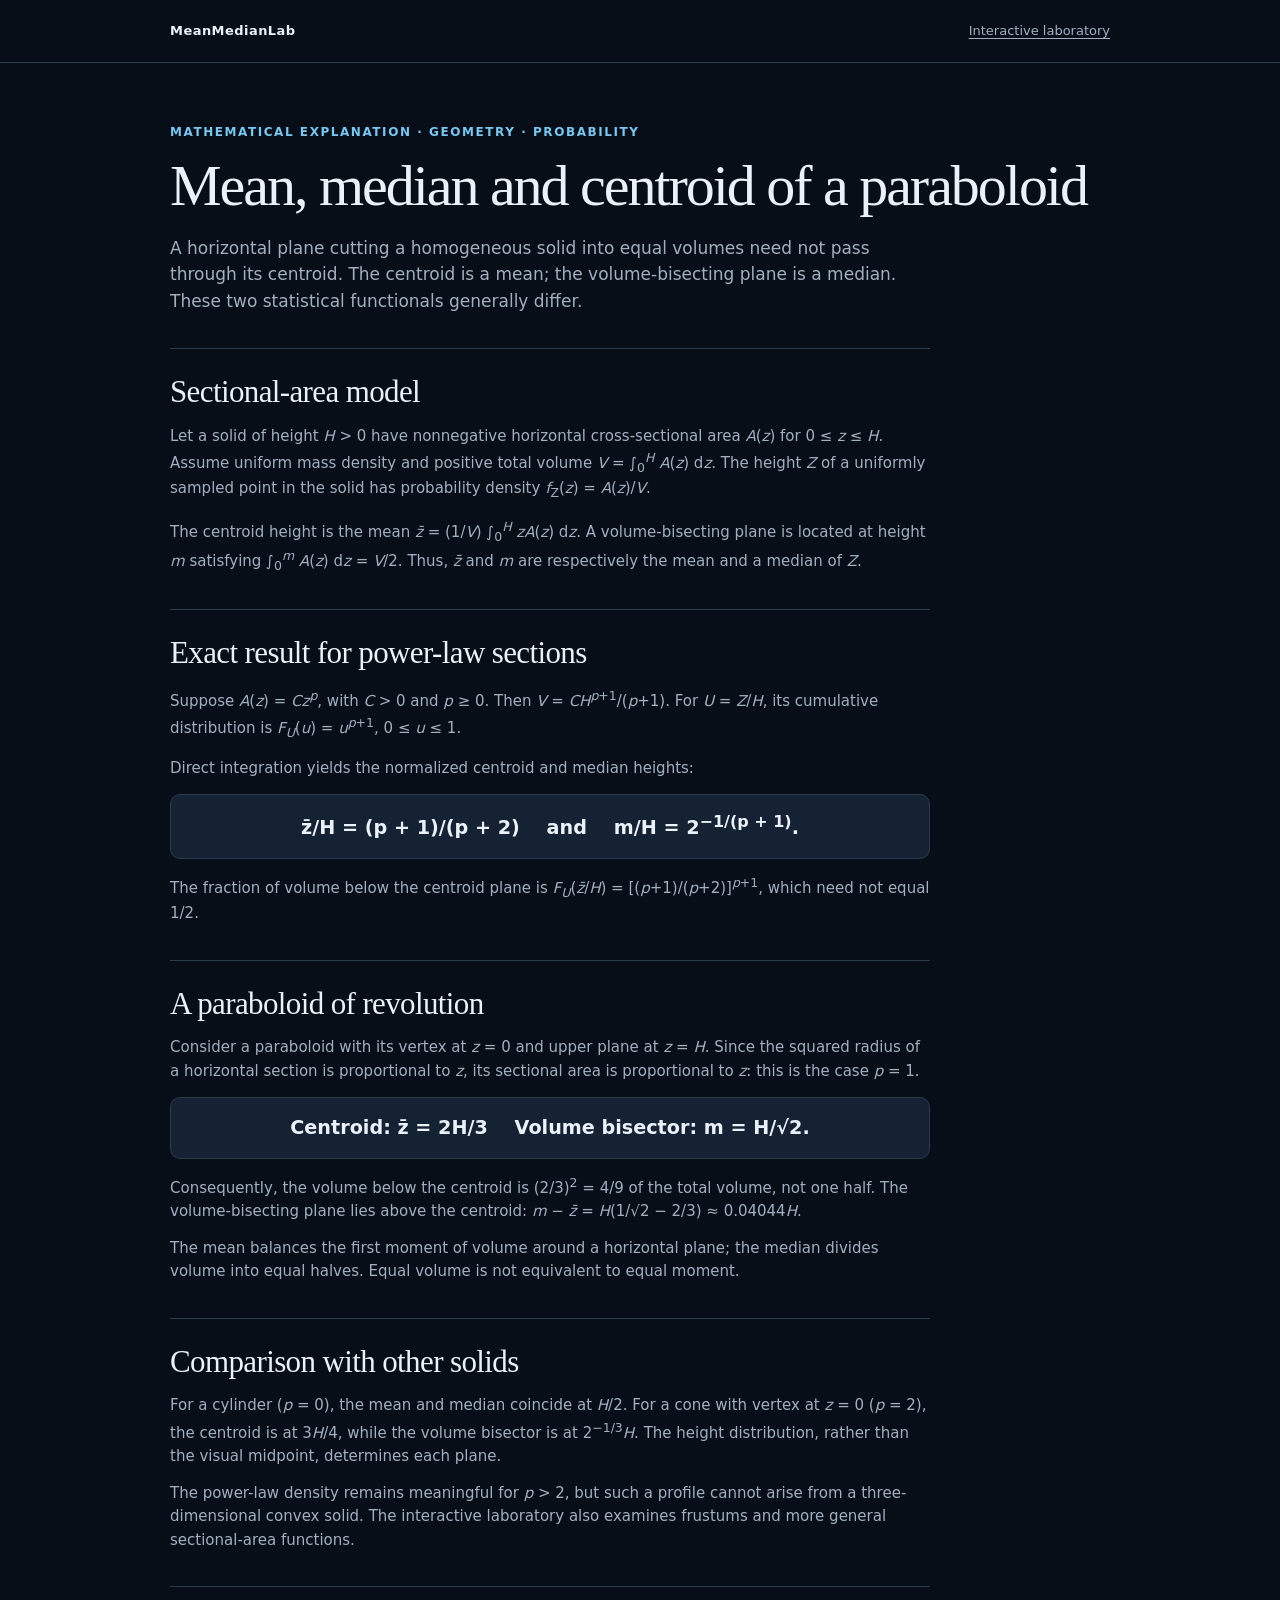
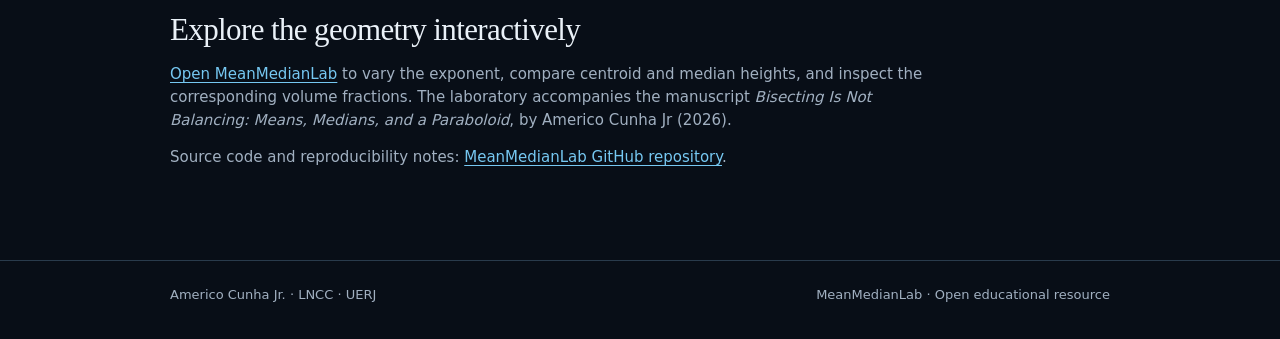
<file: docs/mean-median-paraboloid.html>
<!doctype html>
<html lang="en">
<head>
  <meta charset="utf-8">
  <meta name="viewport" content="width=device-width, initial-scale=1">
  <meta name="theme-color" content="#080e17">
  <title>Centroid vs Volume Bisector of a Paraboloid | MeanMedianLab</title>
  <meta name="description" content="Derive the centroid height 2H/3 and median height H/sqrt(2) for a paraboloid. Understand why the plane bisecting volume differs from the center of mass.">
  <meta name="robots" content="index, follow">
  <link rel="canonical" href="https://americocunha.org/MeanMedianLab/mean-median-paraboloid.html">
  <link rel="stylesheet" href="assets/css/style.css">
  <meta property="og:type" content="article">
  <meta property="og:title" content="Mean, Median and Centroid of a Paraboloid">
  <meta property="og:description" content="A mathematical explanation of why bisecting volume is not balancing mass.">
  <meta property="og:url" content="https://americocunha.org/MeanMedianLab/mean-median-paraboloid.html">
  <meta property="og:image" content="https://americocunha.org/MeanMedianLab/docs/assets/img/MeanMedianLab-Cover.svg">
  <script type="application/ld+json">
{
  "@context": "https://schema.org",
  "@type": "Article",
  "headline": "Mean, Median and Centroid of a Paraboloid: A Geometric Derivation",
  "description": "Derivation of centroid and volume-bisecting heights for a paraboloid and power-law sectional areas.",
  "author": {
    "@type": "Person",
    "name": "Americo Cunha Jr",
    "url": "https://americocunha.org/"
  },
  "mainEntityOfPage": "https://americocunha.org/MeanMedianLab/mean-median-paraboloid.html",
  "isPartOf": {
    "@type": "WebSite",
    "name": "MeanMedianLab",
    "url": "https://americocunha.org/MeanMedianLab/"
  },
  "inLanguage": "en"
}
  </script>
</head>
<body>
  <header><div class="wrap topline"><a class="brand" href="./">MeanMedianLab</a><a class="toplink" href="./">Interactive laboratory</a></div></header>
  <main class="wrap">
    <p class="eyebrow">Mathematical explanation · Geometry · Probability</p>
    <h1>Mean, median and centroid of a paraboloid</h1>
    <p class="intro">A horizontal plane cutting a homogeneous solid into equal volumes need not pass through its centroid. The centroid is a mean; the volume-bisecting plane is a median. These two statistical functionals generally differ.</p>
    <section class="info-section" aria-labelledby="model"><h2 id="model">Sectional-area model</h2>
      <p>Let a solid of height <i>H</i> &gt; 0 have nonnegative horizontal cross-sectional area <i>A</i>(<i>z</i>) for 0 ≤ <i>z</i> ≤ <i>H</i>. Assume uniform mass density and positive total volume <i>V</i> = ∫<sub>0</sub><sup><i>H</i></sup> <i>A</i>(<i>z</i>) d<i>z</i>. The height <i>Z</i> of a uniformly sampled point in the solid has probability density <i>f</i><sub>Z</sub>(<i>z</i>) = <i>A</i>(<i>z</i>)/<i>V</i>.</p>
      <p>The centroid height is the mean <i>z̄</i> = (1/<i>V</i>) ∫<sub>0</sub><sup><i>H</i></sup> <i>zA</i>(<i>z</i>) d<i>z</i>. A volume-bisecting plane is located at height <i>m</i> satisfying ∫<sub>0</sub><sup><i>m</i></sup> <i>A</i>(<i>z</i>) d<i>z</i> = <i>V</i>/2. Thus, <i>z̄</i> and <i>m</i> are respectively the mean and a median of <i>Z</i>.</p>
    </section>
    <section class="info-section" aria-labelledby="power-law"><h2 id="power-law">Exact result for power-law sections</h2>
      <p>Suppose <i>A</i>(<i>z</i>) = <i>Cz</i><sup><i>p</i></sup>, with <i>C</i> &gt; 0 and <i>p</i> ≥ 0. Then <i>V</i> = <i>CH</i><sup><i>p</i>+1</sup>/(<i>p</i>+1). For <i>U</i> = <i>Z</i>/<i>H</i>, its cumulative distribution is <i>F</i><sub><i>U</i></sub>(<i>u</i>) = <i>u</i><sup><i>p</i>+1</sup>, 0 ≤ <i>u</i> ≤ 1.</p>
      <p>Direct integration yields the normalized centroid and median heights:</p>
      <p class="citation-example" style="font-size:1.2rem;text-align:center"><strong>z̄/H = (p + 1)/(p + 2) &nbsp;&nbsp; and &nbsp;&nbsp; m/H = 2<sup>−1/(p + 1)</sup>.</strong></p>
      <p>The fraction of volume below the centroid plane is <i>F</i><sub><i>U</i></sub>(<i>z̄</i>/<i>H</i>) = [(<i>p</i>+1)/(<i>p</i>+2)]<sup><i>p</i>+1</sup>, which need not equal 1/2.</p>
    </section>
    <section class="info-section" aria-labelledby="paraboloid"><h2 id="paraboloid">A paraboloid of revolution</h2>
      <p>Consider a paraboloid with its vertex at <i>z</i> = 0 and upper plane at <i>z</i> = <i>H</i>. Since the squared radius of a horizontal section is proportional to <i>z</i>, its sectional area is proportional to <i>z</i>: this is the case <i>p</i> = 1.</p>
      <p class="citation-example" style="font-size:1.2rem;text-align:center"><strong>Centroid: z̄ = 2H/3 &nbsp;&nbsp; Volume bisector: m = H/√2.</strong></p>
      <p>Consequently, the volume below the centroid is (2/3)<sup>2</sup> = 4/9 of the total volume, not one half. The volume-bisecting plane lies above the centroid: <i>m</i> − <i>z̄</i> = <i>H</i>(1/√2 − 2/3) ≈ 0.04044<i>H</i>.</p>
      <p>The mean balances the first moment of volume around a horizontal plane; the median divides volume into equal halves. Equal volume is not equivalent to equal moment.</p>
    </section>
    <section class="info-section" aria-labelledby="comparison"><h2 id="comparison">Comparison with other solids</h2>
      <p>For a cylinder (<i>p</i> = 0), the mean and median coincide at <i>H</i>/2. For a cone with vertex at <i>z</i> = 0 (<i>p</i> = 2), the centroid is at 3<i>H</i>/4, while the volume bisector is at 2<sup>−1/3</sup><i>H</i>. The height distribution, rather than the visual midpoint, determines each plane.</p>
      <p>The power-law density remains meaningful for <i>p</i> &gt; 2, but such a profile cannot arise from a three-dimensional convex solid. The interactive laboratory also examines frustums and more general sectional-area functions.</p>
    </section>
    <section class="info-section" aria-labelledby="explore"><h2 id="explore">Explore the geometry interactively</h2>
      <p><a href="./">Open MeanMedianLab</a> to vary the exponent, compare centroid and median heights, and inspect the corresponding volume fractions. The laboratory accompanies the manuscript <cite>Bisecting Is Not Balancing: Means, Medians, and a Paraboloid</cite>, by Americo Cunha Jr (2026).</p>
      <p>Source code and reproducibility notes: <a href="https://github.com/americocunhajr/MeanMedianLab">MeanMedianLab GitHub repository</a>.</p>
    </section>
  </main>
  <footer><div class="wrap"><span>Americo Cunha Jr. · LNCC · UERJ</span><span>MeanMedianLab · Open educational resource</span></div></footer>
</body>
</html>
</file>
<file: docs/assets/css/style.css>
:root {
      color-scheme: dark;
      --bg: #080e17;
      --surface: #101b29;
      --surface-alt: #142233;
      --border: #293b4c;
      --text: #eaf1f8;
      --muted: #a1b0c1;
      --blue: #76c8f2;
      --orange: #f7af7a;
      --grid: #2b3c4d;
      --fill: rgba(118,200,242,.17);
    }
    * { box-sizing: border-box; }
    html { background: var(--bg); }
    body { margin: 0; color: var(--text); background: var(--bg); font: 16px/1.55 system-ui, -apple-system, "Segoe UI", Roboto, sans-serif; }
    a { color: var(--blue); text-underline-offset: 3px; }
    a:hover { color: #b7e9ff; }
    .wrap { width: min(940px, calc(100% - 40px)); margin: 0 auto; }
    header { border-bottom: 1px solid var(--border); }
    .topline { display: flex; justify-content: space-between; align-items: center; gap: 20px; min-height: 62px; }
    .brand { color: var(--text); font-size: 13px; letter-spacing: .035em; font-weight: 650; text-decoration: none; }
    .toplink { color: var(--muted); font-size: 13px; white-space: nowrap; }
    main { padding: 60px 0 76px; }
    .eyebrow { margin: 0 0 12px; color: var(--blue); font-weight: 700; font-size: 12px; text-transform: uppercase; letter-spacing: .13em; }
    h1 { margin: 0; font: 500 clamp(34px, 5vw, 58px)/1.09 Georgia, "Times New Roman", serif; letter-spacing: -.035em; }
    .intro { max-width: 740px; margin: 18px 0 0; color: var(--muted); font-size: 17px; }
    .formula { color: var(--text); white-space: nowrap; }
    .panel { margin: 38px 0 0; padding: 28px; background: var(--surface); border: 1px solid var(--border); border-radius: 16px; }
    .controls { display: flex; align-items: center; gap: 20px; }
    .controls label { min-width: 98px; font-weight: 620; }
    input[type="range"] { width: 100%; flex: 1; accent-color: var(--blue); cursor: pointer; }
    output { min-width: 55px; text-align: right; font-size: 22px; font-weight: 700; font-variant-numeric: tabular-nums; color: var(--blue); }
    .presets { display: flex; flex-wrap: wrap; gap: 8px; margin-top: 14px; }
    .presets button { color: var(--muted); cursor: pointer; padding: 5px 12px; font: inherit; font-size: 12px; background: transparent; border: 1px solid var(--border); border-radius: 999px; }
    .presets button:hover, .presets button:focus-visible { color: var(--text); border-color: var(--blue); outline-offset: 2px; }
    .stats { display: grid; grid-template-columns: repeat(4, minmax(0,1fr)); gap: 12px; margin: 25px 0 18px; }
    .stat { padding: 15px; background: var(--surface-alt); border: 1px solid var(--border); border-radius: 10px; }
    .stat-label { min-height: 34px; display: block; color: var(--muted); font-size: 12px; line-height: 1.35; }
    .stat-value { display: block; margin-top: 7px; font-size: clamp(18px, 2.4vw, 25px); letter-spacing: -.025em; font-weight: 700; font-variant-numeric: tabular-nums; }
    .stat.mean .stat-value { color: var(--orange); }
    .stat.median .stat-value { color: var(--blue); }
    .chart { padding: 10px 12px 9px; margin: 0; background: #0b1522; border: 1px solid var(--border); border-radius: 11px; }
    .chart svg { display: block; width: 100%; height: auto; }
    figcaption { padding: 1px 8px 7px; color: var(--muted); font-size: 13px; }
    .legend { display: flex; gap: 24px; align-items: center; flex-wrap: wrap; margin: 17px 2px 0; font-size: 13px; color: var(--muted); }
    .line { display: inline-block; width: 21px; vertical-align: 4px; margin-right: 8px; border-top: 3px dashed; }
    .line.blue { border-color: var(--blue); }
    .line.orange { border-color: var(--orange); }
    .note { margin: 18px 2px 0; font-size: 14px; color: var(--muted); }
    .note strong { color: var(--text); font-weight: 600; }
    footer { border-top: 1px solid var(--border); color: var(--muted); font-size: 13px; }
    footer .wrap { padding: 24px 0 34px; display: flex; justify-content: space-between; gap: 12px; flex-wrap: wrap; }
    @media (max-width: 700px) {
      main { padding-top: 40px; }
      .panel { padding: 17px; margin-top: 28px; }
      .stats { grid-template-columns: repeat(2,minmax(0,1fr)); }
      .controls { gap: 12px; }
      .controls label { min-width: 78px; }
      .wrap { width: min(940px, calc(100% - 28px)); }
    }
    @media (prefers-reduced-motion: reduce) { *, *::before, *::after { scroll-behavior: auto !important; } }
    .subtitle { margin: 0 0 14px; color: var(--muted); font-size: clamp(18px, 2.4vw, 23px); font-weight: 520; }
    .byline { margin: 20px 0 0; color: var(--muted); font-size: 13px; }
    .byline a { color: var(--text); }
    .further-reading { max-width: 760px; margin: 34px 0 0; color: var(--muted); font-size: 15px; }
    .further-reading h2 { font-size: 18px; color: var(--text); font-weight: 650; margin: 0 0 6px; }
    .further-reading p { margin: 0 0 14px; }
    a:focus-visible,button:focus-visible,input:focus-visible { outline: 2px solid var(--blue); outline-offset: 3px; }
    .sr-only { position: absolute; width:1px; height:1px; padding:0; margin:-1px; overflow:hidden; clip:rect(0,0,0,0); white-space:nowrap; border:0; }

    /* Two-column identity: the paraboloid is always LEFT of the title. */
    .hero-identity {
      display: grid;
      grid-template-columns: 88px minmax(0, 1fr);
      grid-template-areas: "icon heading";
      align-items: center;
      column-gap: 20px;
    }
    .hero-identity__icon {
      grid-area: icon;
      display: block;
      width: 88px;
      height: 88px;
      object-fit: contain;
    }
    .hero-identity__text {
      grid-area: heading;
      min-width: 0;
    }
    .hero-identity .subtitle { margin: 2px 0 0; }
    @media (max-width: 520px) {
      .hero-identity { grid-template-columns: 56px minmax(0, 1fr); column-gap: 12px; }
      .hero-identity__icon { width: 56px; height: 56px; }
      .hero-identity h1 { font-size: clamp(25px, 7vw, 34px); }
      .hero-identity .subtitle { font-size: clamp(15px, 4vw, 19px); }
    }

    /* Citation and author information below the interactive laboratories. */
    .info-section { max-width: 760px; margin: 34px 0 0; padding-top: 24px; border-top: 1px solid var(--border); scroll-margin-top: 24px; }
    .info-section h2 { margin: 0 0 13px; font: 500 clamp(24px, 3vw, 31px)/1.25 Georgia, "Times New Roman", serif; letter-spacing: -.02em; }
    .info-section p { margin: 0 0 14px; color: var(--muted); font-size: 15px; }
    .info-section p strong { color: var(--text); }
    .info-section .citation-example { padding: 15px 17px; color: var(--text); background: var(--surface-alt); border: 1px solid var(--border); border-radius: 10px; overflow-wrap: anywhere; }
    .citation-details { margin: 12px 0 17px; }
    .citation-details summary { color: var(--blue); cursor: pointer; font-size: 14px; font-weight: 600; }
    .citation-details summary:focus-visible { outline: 2px solid var(--blue); outline-offset: 3px; }
    .citation-bibtex { margin: 12px 0 0; padding: 15px; color: var(--text); background: #0b1522; border: 1px solid var(--border); border-radius: 9px; overflow-x: auto; font: 12px/1.6 ui-monospace, SFMono-Regular, Consolas, monospace; white-space: pre-wrap; overflow-wrap: anywhere; }
    .info-section .author-links { display: flex; flex-wrap: wrap; gap: 5px 20px; }
</file>
<file: docs/assets/css/extended-labs.css>
/* Additive styles for the extended MeanMedianLab experiments. */
.lab-navigation{display:flex;align-items:center;flex-wrap:wrap;gap:10px 16px;margin:25px 0 3px;border-top:1px solid var(--border);padding-top:19px;font-size:13px}
.lab-navigation span{color:var(--muted);font-weight:650}
.lab-navigation a{color:var(--text);text-decoration:none;border-bottom:1px solid var(--border);padding-bottom:2px}
.lab-navigation a:hover,.lab-navigation a:focus-visible{color:var(--blue);border-bottom-color:var(--blue)}
.lab-section{scroll-margin-top:16px}
.lab-section h2{font:500 clamp(25px,3.4vw,37px)/1.18 Georgia,serif;margin:0 0 12px;letter-spacing:-.025em}
.lab-section>p:not(.lab-kicker):not(.lab-insight):not(.lab-equation){max-width:760px;color:var(--muted);font-size:15px;margin:0 0 18px}
.lab-kicker{color:var(--blue);font-weight:750;letter-spacing:.12em;font-size:11px;text-transform:uppercase;margin:0 0 9px}
.lab-slider-row{display:flex;gap:14px;align-items:center;margin:16px 0 8px}
.lab-slider-row label{font-size:13px;font-weight:650;min-width:115px}
.lab-slider-row output{font-size:18px;min-width:60px}
.lab-three-sliders{display:grid;grid-template-columns:repeat(3,minmax(0,1fr));gap:12px;margin:17px 0}
.lab-three-sliders>div{display:grid;grid-template-columns:minmax(0,1fr) auto;gap:7px 8px;align-items:center;border:1px solid var(--border);border-radius:10px;background:var(--surface-alt);padding:12px}
.lab-three-sliders label{grid-column:1/-1;font-weight:650;font-size:13px}
.lab-three-sliders output{min-width:45px;font-size:15px}
.lab-metrics{display:grid;grid-template-columns:repeat(4,minmax(0,1fr));gap:12px;margin:22px 0 17px}
.lab-metrics .stat{min-width:0}
.lab-metrics .stat-value{font-size:clamp(17px,2.35vw,22px);overflow-wrap:anywhere}
.lab-chart-grid{display:grid;grid-template-columns:repeat(2,minmax(0,1fr));gap:14px}
.lab-chart{margin:0;padding:12px 9px;background:#0b1522;border:1px solid var(--border);border-radius:11px;min-width:0}
.lab-chart h3{margin:0 8px 8px;font-size:14px;color:var(--text);font-weight:650}
.lab-chart svg{display:block;width:100%;height:auto}
.lab-chart figcaption{font-size:12px;padding:5px 8px}
.lab-insight{background:var(--surface-alt);border-left:3px solid var(--blue);border-radius:0 7px 7px 0;padding:12px 14px;color:var(--text);font-size:14px;margin:18px 0 0}
.lab-equation{color:var(--muted);font-size:13px;margin:15px 0 0}
.lab-mechanics-controls{margin-top:18px;display:flex;gap:22px;flex-wrap:wrap;align-items:center}
.lab-mechanics-controls>div:first-child{display:flex;gap:9px;align-items:center}
.lab-mechanics-controls label{font-size:13px;font-weight:650}
.lab-mechanics-controls select{color:var(--text);background:var(--surface-alt);border:1px solid var(--border);border-radius:7px;padding:8px 10px;max-width:100%}
.lab-mechanics-controls .lab-slider-row{flex:1;margin:0}
.lab-blue{color:var(--blue)}.lab-orange{color:var(--orange)}
.lab-section input:disabled{opacity:.35;cursor:not-allowed}
@media(max-width:720px){.lab-chart-grid{grid-template-columns:1fr}.lab-three-sliders{grid-template-columns:1fr}.lab-metrics{grid-template-columns:repeat(2,minmax(0,1fr))}.lab-slider-row{gap:8px}.lab-slider-row label{min-width:99px}.lab-section{padding:18px}.lab-mechanics-controls{display:grid}}
@media(max-width:380px){.lab-metrics{grid-template-columns:1fr}.lab-slider-row{flex-wrap:wrap}.lab-three-sliders>div{padding:8px}}
</file>
<file: docs/assets/css/numerical-experiment.css>
/* Additive styling for the numerical discovery experiment. */
.lab-num-details{display:flex;flex-wrap:wrap;gap:8px 20px;margin:15px 0;color:var(--muted);font-size:13px;font-variant-numeric:tabular-nums}
.lab-num-details strong{color:var(--text)}
#numerical-experiment{scroll-margin-top:16px}
#numerical-experiment h2{font:500 clamp(25px,3.4vw,37px)/1.18 Georgia,serif;margin:0 0 12px;letter-spacing:-.025em}
#numerical-experiment>p:not(.lab-kicker):not(.lab-insight):not(.lab-equation){max-width:760px;color:var(--muted);font-size:15px}
</file>
